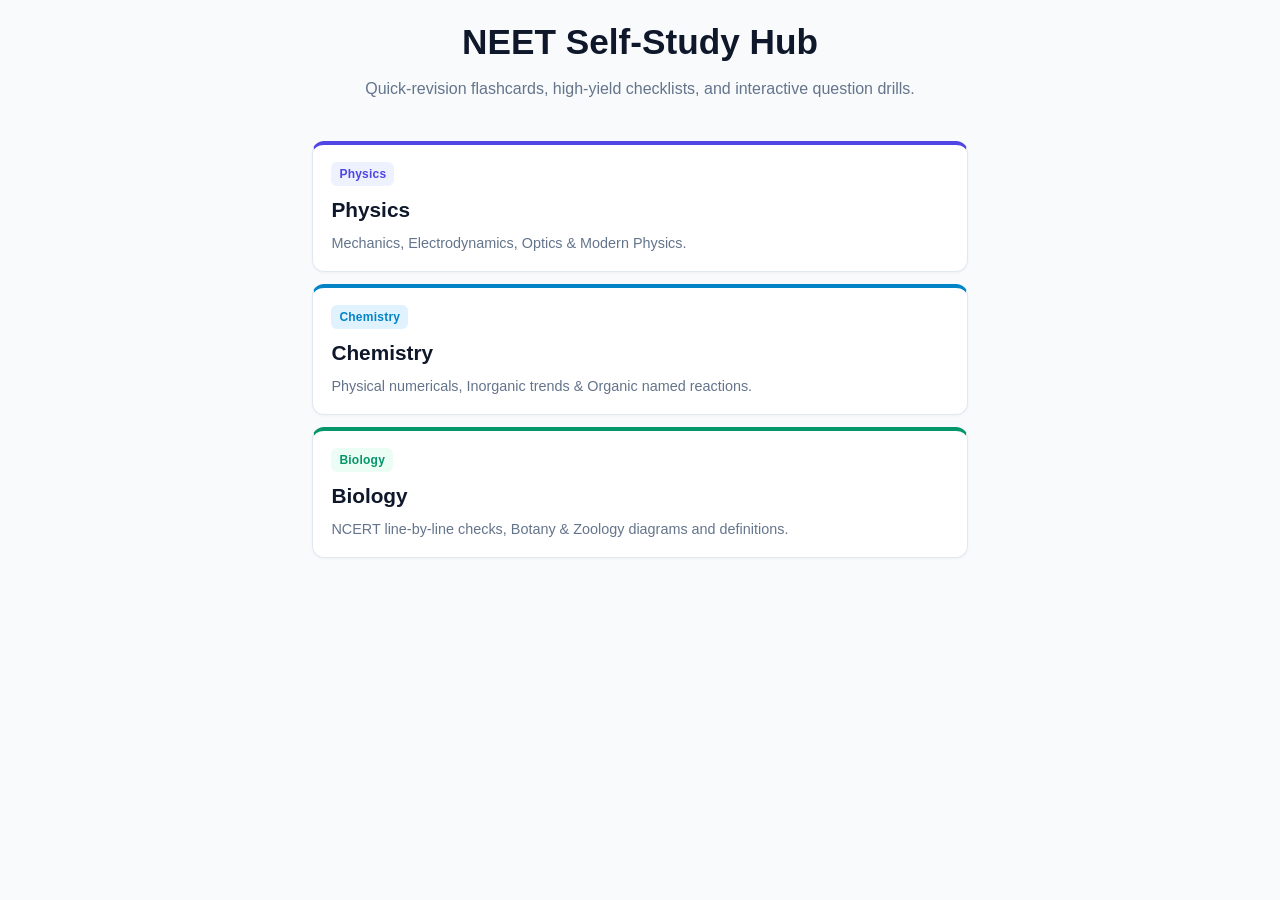
<file: index.html>
<!DOCTYPE html>
<html lang="en">
<head>
  <meta charset="UTF-8">
  <title>NEET Prep Hub</title>
  <link rel="stylesheet" href="assets/css/theme.css">
</head>
<body>

  <header style="margin-bottom: 2.5rem; text-align: center;">
    <h1 style="font-size: 2.2rem; margin-bottom: 0.5rem;">NEET Self-Study Hub</h1>
    <p style="color: var(--text-muted);">Quick-revision flashcards, high-yield checklists, and interactive question drills.</p>
  </header>

  <div class="card-grid">
    <!-- Physics Portal -->
    <a href="physics/index.html" class="card" style="border-top: 4px solid var(--physics-accent);">
      <span class="badge physics">Physics</span>
      <h2 style="font-size: 1.3rem; margin-top: 0.5rem;">Physics</h2>
      <p style="color: var(--text-muted); font-size: 0.9rem; margin-top: 0.5rem;">Mechanics, Electrodynamics, Optics & Modern Physics.</p>
    </a>

    <!-- Chemistry Portal -->
    <a href="chemistry/index.html" class="card" style="border-top: 4px solid var(--chem-accent);">
      <span class="badge chemistry">Chemistry</span>
      <h2 style="font-size: 1.3rem; margin-top: 0.5rem;">Chemistry</h2>
      <p style="color: var(--text-muted); font-size: 0.9rem; margin-top: 0.5rem;">Physical numericals, Inorganic trends & Organic named reactions.</p>
    </a>

    <!-- Biology Portal -->
    <a href="biology/index.html" class="card" style="border-top: 4px solid var(--bio-accent);">
      <span class="badge biology">Biology</span>
      <h2 style="font-size: 1.3rem; margin-top: 0.5rem;">Biology</h2>
      <p style="color: var(--text-muted); font-size: 0.9rem; margin-top: 0.5rem;">NCERT line-by-line checks, Botany & Zoology diagrams and definitions.</p>
    </a>
  </div>

</body>
</html>
</file>
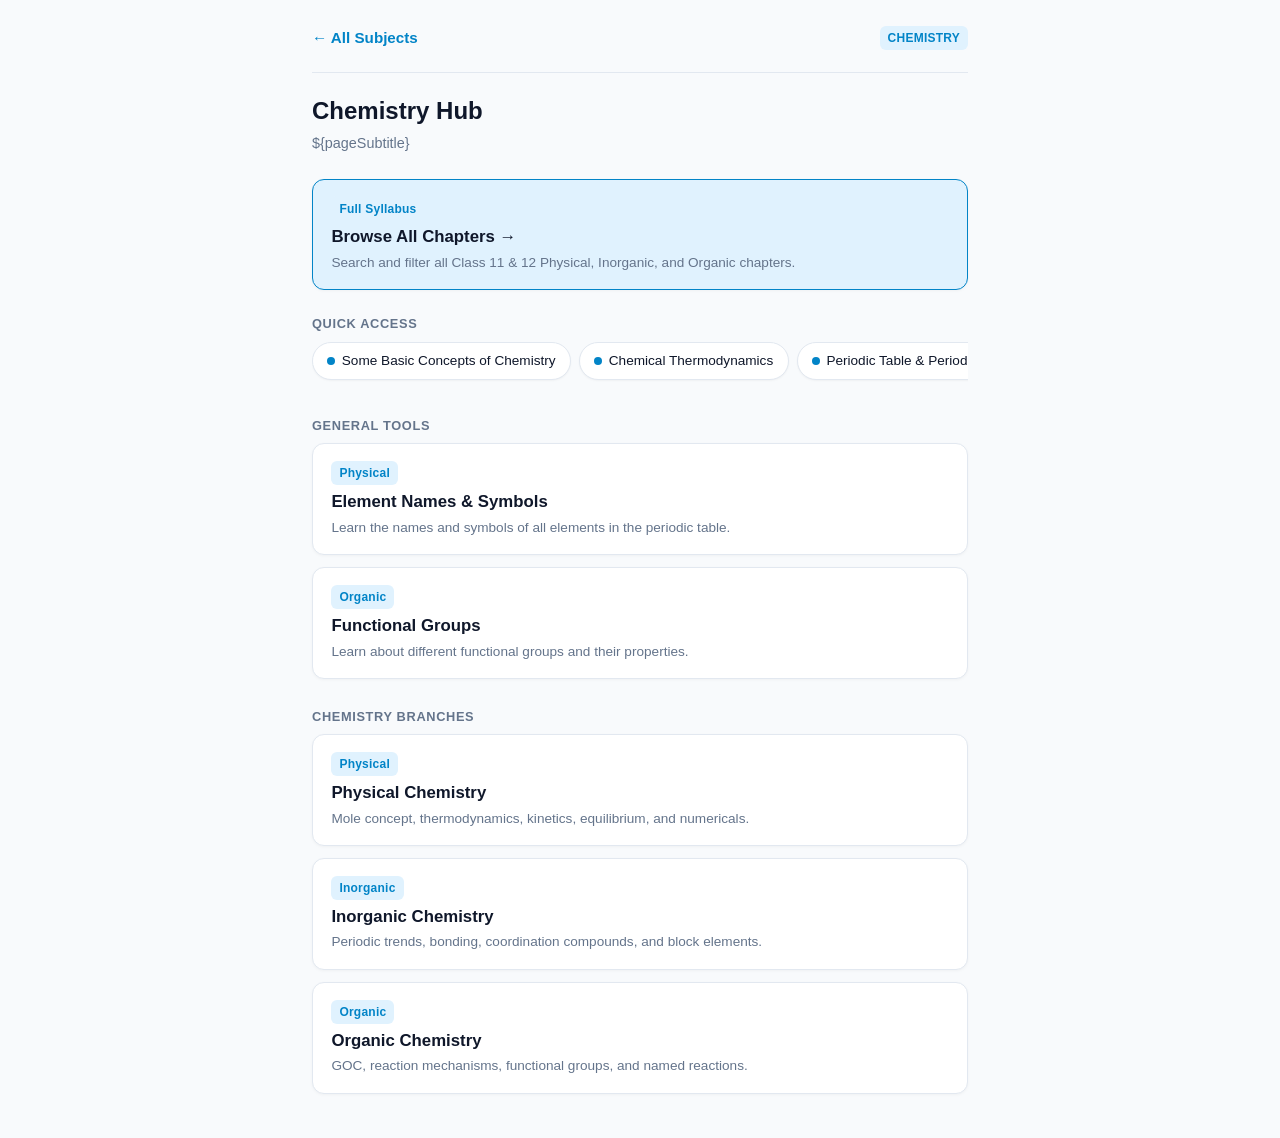
<file: chemistry/index.html>
<!DOCTYPE html>
<html lang="en">
<head>
  <meta charset="UTF-8">
  <meta name="viewport" content="width=device-width, initial-scale=1.0, maximum-scale=1.0, user-scalable=no">
  <title>NEET Chemistry Hub</title>
  <link rel="stylesheet" href="../assets/css/theme.css">
  <script defer src="../assets/js/layout.js"></script>
</head>
<body data-subject="chemistry" data-parent="All Subjects" data-back="../index.html"
      data-title="Chemistry Hub" 
      data-subtitle="Select a branch or general practice drill">

  <!-- Primary Portal: All Chapters Directory -->
  <div style="margin-bottom: 1.5rem;">
    <a href="chapters.html" class="card" style="background-color: var(--chem-bg); border-color: var(--chem-accent);">
      <div style="display: flex; justify-content: space-between; align-items: center;">
        <div>
          <span class="badge chemistry">Full Syllabus</span>
          <h3 style="margin-top: 0.35rem;">Browse All Chapters &rarr;</h3>
          <p>Search and filter all Class 11 & 12 Physical, Inorganic, and Organic chapters.</p>
        </div>
      </div>
    </a>
  </div>

  <!-- Quick Access Section -->
  <div id="quickAccessSection" style="display: none; margin-bottom: 1.5rem;">
    <div class="section-label">Quick Access</div>
    <div class="quick-access-scroll" id="quickAccessContainer"></div>
  </div>

  <div class="section-label">General Tools</div>
  <div class="card-grid" style="margin-bottom: 1.75rem;">
    <a href="chem_element_names.html" class="card">
      <span class="badge chemistry">Physical</span>
      <h3>Element Names & Symbols</h3>
      <p>Learn the names and symbols of all elements in the periodic table.</p>
    </a>
    <a href="chem_functional_group.html" class="card">
      <span class="badge chemistry">Organic</span>
      <h3>Functional Groups</h3>
      <p>Learn about different functional groups and their properties.</p>
    </a>
  </div>

  <!-- Main Chemistry Branches -->
  <div class="section-label">Chemistry Branches</div>
  <div class="card-grid" style="margin-bottom: 1.75rem;">
    <a href="chapters.html?filter=Physical" class="card">
      <span class="badge chemistry">Physical</span>
      <h3>Physical Chemistry</h3>
      <p>Mole concept, thermodynamics, kinetics, equilibrium, and numericals.</p>
    </a>

    <a href="chapters.html?filter=Inorganic" class="card">
      <span class="badge chemistry">Inorganic</span>
      <h3>Inorganic Chemistry</h3>
      <p>Periodic trends, bonding, coordination compounds, and block elements.</p>
    </a>

    <a href="chapters.html?filter=Organic" class="card">
      <span class="badge chemistry">Organic</span>
      <h3>Organic Chemistry</h3>
      <p>GOC, reaction mechanisms, functional groups, and named reactions.</p>
    </a>
  </div>

  <!-- General Practice & Special Tools (Non-chapter specific) -->
  <div id="generalToolsSection" style="margin-bottom: 1.75rem;">
    <div class="section-label">General Practice & Drills</div>
    <div class="card-grid" id="generalToolsContainer"></div>
  </div>

  <script>
    const quickSection = document.getElementById('quickAccessSection');
    const quickContainer = document.getElementById('quickAccessContainer');
    const generalToolsContainer = document.getElementById('generalToolsContainer');

    fetch('data/chapters.json')
      .then(res => res.json())
      .then(data => {
        const chapters = Array.isArray(data) ? data : (data.chapters || []);
        const tools = data.generalTools || [];

        // 1. Render Quick Access Pills
        const pinned = chapters.filter(c => c.quickAccess);
        if (pinned.length > 0) {
          quickSection.style.display = 'block';
          quickContainer.innerHTML = '';
          pinned.forEach(c => {
            const pill = document.createElement('a');
            pill.className = 'quick-pill';
            pill.href = c.link;
            pill.innerHTML = `<span class="quick-dot"></span>${c.title}`;
            quickContainer.appendChild(pill);
          });
        }

        // 2. Render General Tools
        if (tools.length > 0) {
          generalToolsContainer.innerHTML = '';
          tools.forEach(tool => {
            const card = document.createElement('a');
            card.className = 'card';
            card.href = tool.link;
            card.style.borderLeft = "4px solid var(--chem-accent)";
            card.innerHTML = `
              <span class="badge chemistry">${tool.tag}</span>
              <h3>${tool.title}</h3>
              <p>${tool.desc}</p>
            `;
            generalToolsContainer.appendChild(card);
          });
        } else {
          document.getElementById('generalToolsSection').style.display = 'none';
        }
      })
      .catch(() => {
        document.getElementById('generalToolsSection').style.display = 'none';
      });
  </script>
</body>
</html>
</file>
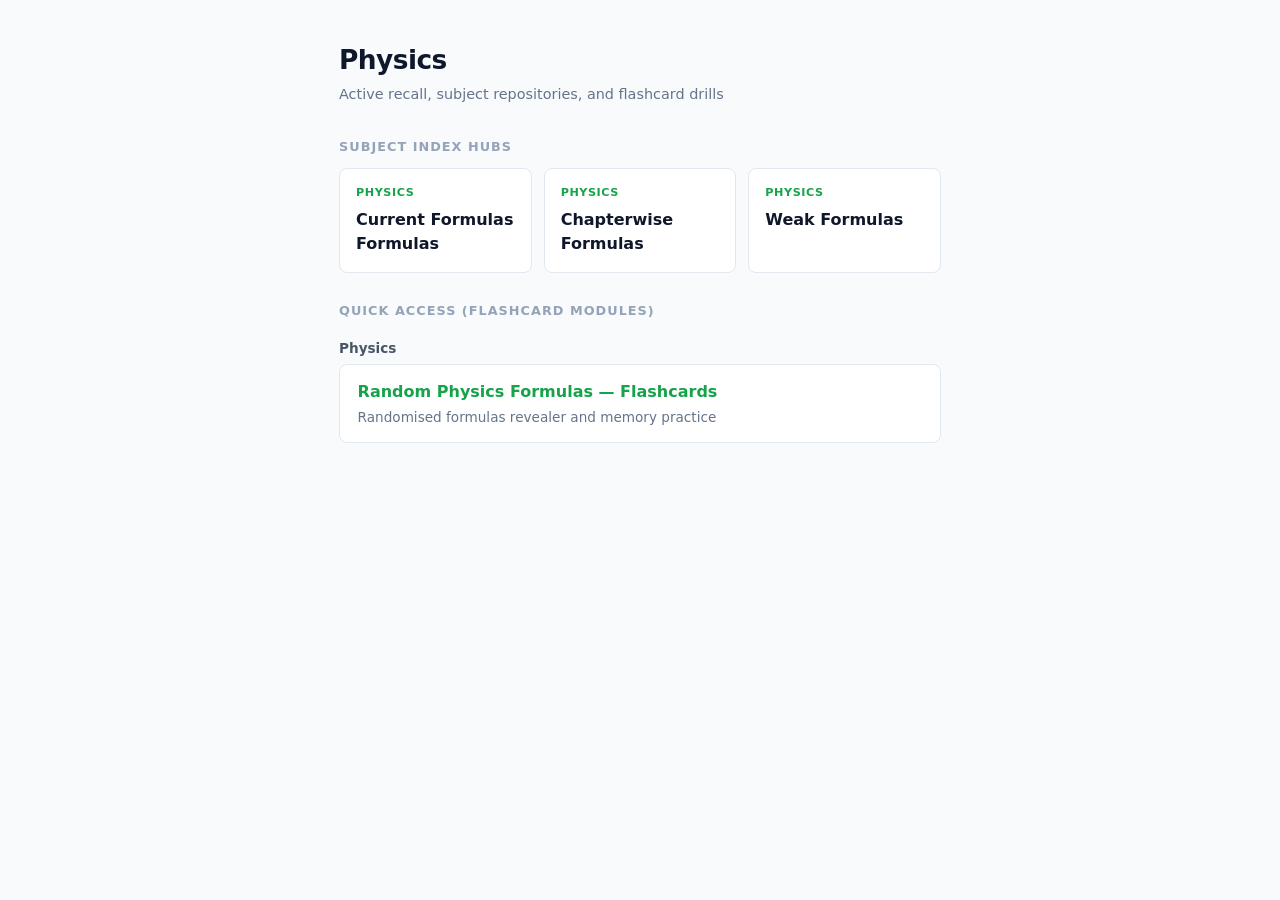
<file: physics/index.html>
<!DOCTYPE html>
<html lang="en">
<head>
  <meta charset="UTF-8">
  <meta name="viewport" content="width=device-width, initial-scale=1.0">
  <title>NEET Practice Hub</title>
  <style>
    * { box-sizing: border-box; margin: 0; padding: 0; }
    body {
      font-family: system-ui, -apple-system, BlinkMacSystemFont, "Segoe UI", Roboto, sans-serif;
      padding: 2.5rem 1.5rem;
      background: #f8fafc;
      color: #1e293b;
      max-width: 650px;
      margin: 0 auto;
      line-height: 1.5;
    }

    header {
      margin-bottom: 2rem;
    }

    h1 {
      font-size: 1.65rem;
      font-weight: 700;
      color: #0f172a;
      letter-spacing: -0.02em;
    }

    .subheading {
      font-size: 0.9rem;
      color: #64748b;
      margin-top: 0.25rem;
    }

    .section-title {
      font-size: 0.8rem;
      text-transform: uppercase;
      letter-spacing: 0.08em;
      font-weight: 700;
      color: #94a3b8;
      margin: 1.75rem 0 0.75rem;
      display: block;
    }

    .category-label {
      font-size: 0.85rem;
      font-weight: 600;
      color: #475569;
      margin: 1.1rem 0 0.4rem;
      display: block;
    }

    /* Grid for Subject Hubs */
    .hub-grid {
      display: grid;
      grid-template-columns: repeat(auto-fit, minmax(180px, 1fr));
      gap: 0.75rem;
      margin-bottom: 0.5rem;
    }

    .hub-card {
      background: #ffffff;
      border: 1px solid #e2e8f0;
      border-radius: 8px;
      padding: 1rem;
      text-decoration: none;
      color: inherit;
      display: flex;
      flex-direction: column;
      gap: 0.35rem;
      transition: all 0.15s ease;
    }

    .hub-card:hover {
      transform: translateY(-2px);
      box-shadow: 0 4px 12px rgba(0, 0, 0, 0.05);
    }

    .hub-physics:hover { border-color: #16a34a; }
    .hub-chemistry:hover { border-color: #2563eb; }
    .hub-biology:hover { border-color: #9333ea; }

    .hub-tag {
      font-size: 0.7rem;
      font-weight: 700;
      text-transform: uppercase;
      letter-spacing: 0.05em;
    }

    .hub-physics .hub-tag { color: #16a34a; }
    .hub-chemistry .hub-tag { color: #2563eb; }
    .hub-biology .hub-tag { color: #9333ea; }

    .hub-title {
      font-size: 1rem;
      font-weight: 600;
      color: #0f172a;
    }

    .hub-desc {
      font-size: 0.8rem;
      color: #64748b;
    }

    /* Flashcard Links */
    .card-list {
      display: flex;
      flex-direction: column;
      gap: 0.65rem;
    }

    .physics-card, .chemistry-card {
      background: white;
      border: 1px solid #e2e8f0;
      border-radius: 8px;
      padding: 0.9rem 1.1rem;
      text-decoration: none;
      color: inherit;
      display: block;
      transition: all 0.15s ease;
    }

    .physics-card:hover {
      transform: translateY(-2px);
      border-color: #16a34a;
      box-shadow: 0 3px 8px rgba(0,0,0,0.04);
    }

    .chemistry-card:hover {
      transform: translateY(-2px);
      border-color: #2563eb;
      box-shadow: 0 3px 8px rgba(0,0,0,0.04);
    }

    .physics-title {
      font-weight: 600;
      color: #16a34a;
    }

    .chemistry-title {
      font-weight: 600;
      color: #2563eb;
    }

    .desc {
      font-size: 0.85rem;
      color: #64748b;
      margin-top: 0.2rem;
    }
  </style>
</head>
<body>

  <header>
    <h1>Physics</h1>
    <div class="subheading">Active recall, subject repositories, and flashcard drills</div>
  </header>

  <!-- SECTION 1: Subject Index Hubs -->
  <span class="section-title">Subject Index Hubs</span>
  <div class="hub-grid">
    <a class="hub-card hub-physics" href="./current-formulas.html">
      <span class="hub-tag">Physics</span>
      <div class="hub-title">Current Formulas Formulas</div>
    </a>
    <a class="hub-card hub-physics" href="./chapterwise-formulas.html">
      <span class="hub-tag">Physics</span>
      <div class="hub-title">Chapterwise Formulas</div>
    </a>
    <a class="hub-card hub-physics" href="./weak-formulas.html">
      <span class="hub-tag">Physics</span>
      <div class="hub-title">Weak Formulas</div>
    </a>
  </div>

  <!-- SECTION 2: Quick Access Flashcards -->
  <span class="section-title">Quick Access (Flashcard Modules)</span>

  <span class="category-label">Physics</span>
  <div class="card-list">
    <a class="physics-card" href="./random-formulas.html">
      <div class="physics-title">Random Physics Formulas — Flashcards</div>
      <div class="desc">Randomised formulas revealer and memory practice</div>
    </a>
  </div>

  

</body>
</html>
</file>
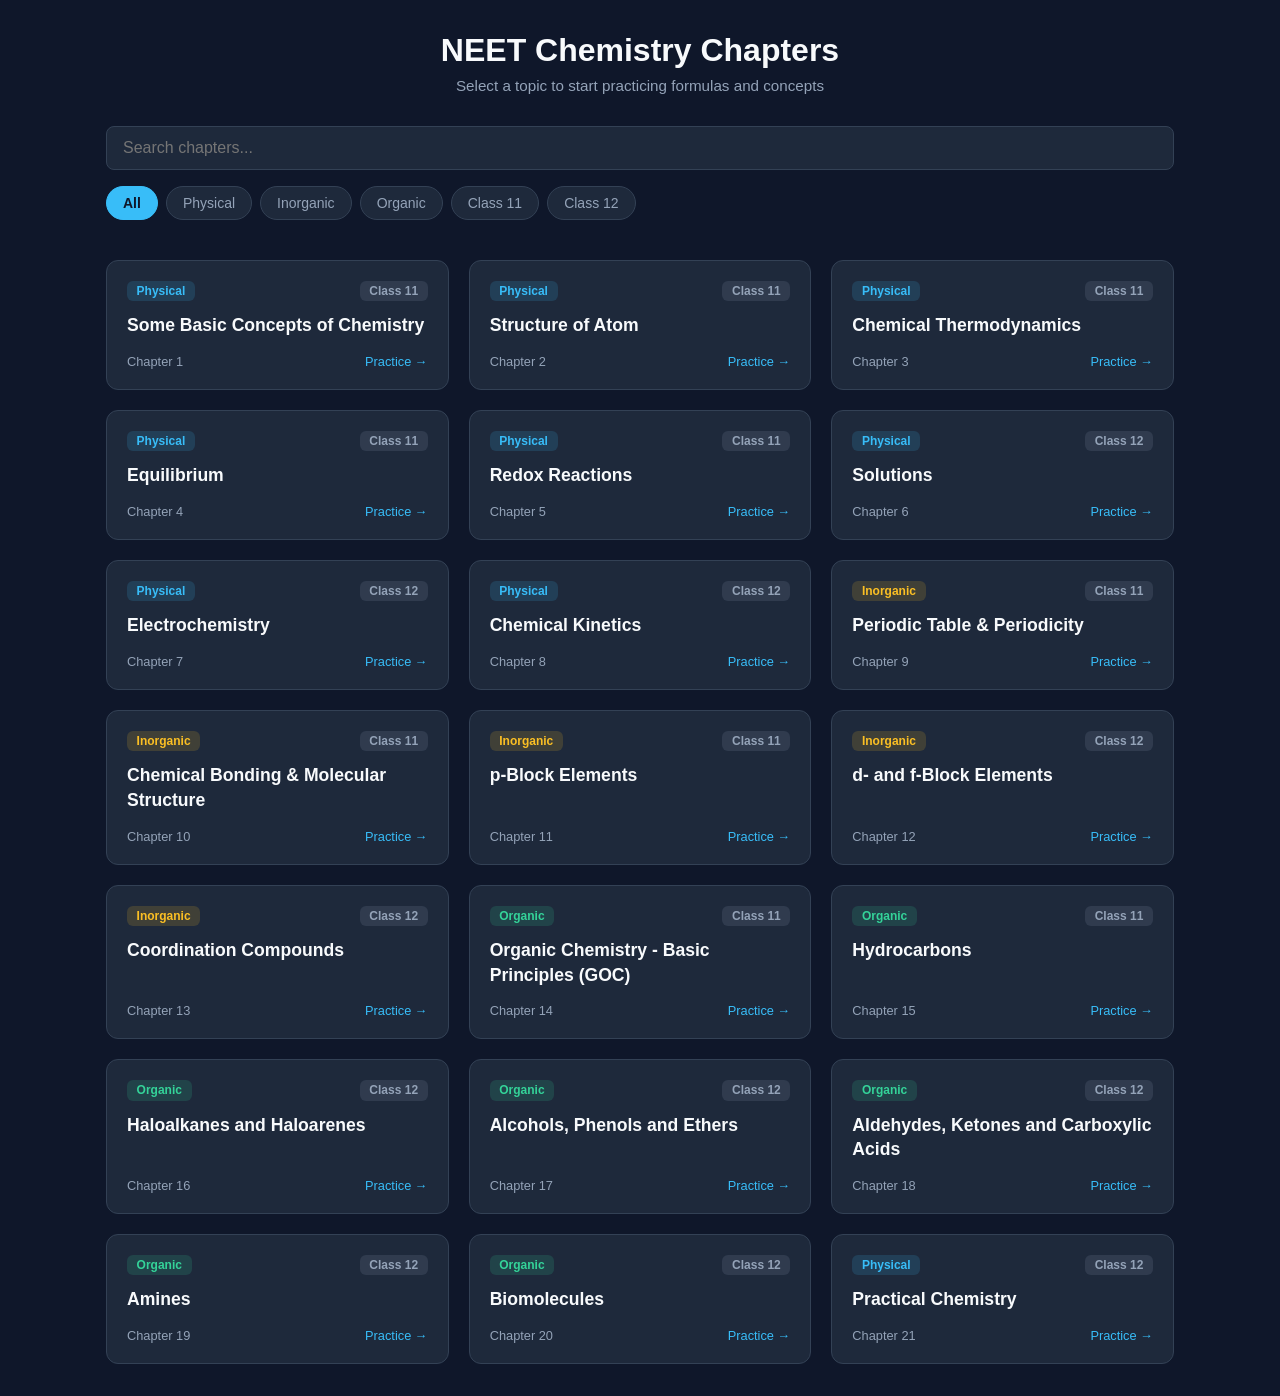
<file: chemistry/chapters/index.html>
<!DOCTYPE html>
<html lang="en">
<head>
  <meta charset="UTF-8">
  <meta name="viewport" content="width=device-width, initial-scale=1.0">
  <title>NEET Chemistry Chapters</title>
  <style>
    :root {
      --bg: #0f172a;
      --card-bg: #1e293b;
      --card-border: #334155;
      --text: #f8fafc;
      --text-muted: #94a3b8;
      --accent: #38bdf8;
      --physical: #38bdf8;
      --inorganic: #fbbf24;
      --organic: #34d399;
    }

    * {
      box-sizing: border-box;
      margin: 0;
      padding: 0;
      font-family: -apple-system, BlinkMacSystemFont, "Segoe UI", Roboto, Helvetica, Arial, sans-serif;
    }

    body {
      background-color: var(--bg);
      color: var(--text);
      padding: 2rem 1rem;
      max-width: 1100px;
      margin: 0 auto;
    }

    header {
      text-align: center;
      margin-bottom: 2rem;
    }

    h1 {
      font-size: 2rem;
      margin-bottom: 0.5rem;
    }

    p.subtitle {
      color: var(--text-muted);
      font-size: 0.95rem;
    }

    .controls {
      display: flex;
      flex-direction: column;
      gap: 1rem;
      margin-bottom: 2rem;
    }

    .search-input {
      width: 100%;
      padding: 0.75rem 1rem;
      border-radius: 8px;
      border: 1px solid var(--card-border);
      background-color: var(--card-bg);
      color: var(--text);
      font-size: 1rem;
      outline: none;
    }

    .search-input:focus {
      border-color: var(--accent);
    }

    .filter-tabs {
      display: flex;
      gap: 0.5rem;
      overflow-x: auto;
      padding-bottom: 0.5rem;
    }

    .tab-btn {
      padding: 0.5rem 1rem;
      border-radius: 9999px;
      border: 1px solid var(--card-border);
      background-color: var(--card-bg);
      color: var(--text-muted);
      cursor: pointer;
      font-size: 0.875rem;
      white-space: nowrap;
      transition: all 0.2s ease;
    }

    .tab-btn.active, .tab-btn:hover {
      background-color: var(--accent);
      color: #0f172a;
      border-color: var(--accent);
      font-weight: 600;
    }

    .chapter-grid {
      display: grid;
      grid-template-columns: repeat(auto-fill, minmax(280px, 1fr));
      gap: 1.25rem;
    }

    .card {
      background-color: var(--card-bg);
      border: 1px solid var(--card-border);
      border-radius: 12px;
      padding: 1.25rem;
      display: flex;
      flex-direction: column;
      justify-content: space-between;
      text-decoration: none;
      color: inherit;
      transition: transform 0.2s ease, border-color 0.2s ease;
    }

    .card:hover {
      transform: translateY(-3px);
      border-color: var(--accent);
    }

    .badges {
      display: flex;
      justify-content: space-between;
      align-items: center;
      margin-bottom: 0.75rem;
    }

    .badge {
      font-size: 0.75rem;
      font-weight: 600;
      padding: 0.2rem 0.6rem;
      border-radius: 6px;
    }

    .badge.physical {
      background-color: rgba(56, 189, 248, 0.15);
      color: var(--physical);
    }

    .badge.inorganic {
      background-color: rgba(251, 191, 36, 0.15);
      color: var(--inorganic);
    }

    .badge.organic {
      background-color: rgba(52, 211, 153, 0.15);
      color: var(--organic);
    }

    .badge.class-tag {
      background-color: rgba(148, 163, 184, 0.15);
      color: var(--text-muted);
    }

    .card h3 {
      font-size: 1.1rem;
      line-height: 1.4;
      margin-bottom: 1rem;
    }

    .card-footer {
      font-size: 0.8rem;
      color: var(--text-muted);
      display: flex;
      justify-content: space-between;
      align-items: center;
    }

    .action-link {
      color: var(--accent);
      font-weight: 500;
    }
  </style>
</head>
<body>

  <header>
    <h1>NEET Chemistry Chapters</h1>
    <p class="subtitle">Select a topic to start practicing formulas and concepts</p>
  </header>

  <section class="controls">
    <input type="text" id="searchInput" class="search-input" placeholder="Search chapters...">
    <div class="filter-tabs">
      <button class="tab-btn active" data-filter="all">All</button>
      <button class="tab-btn" data-filter="Physical">Physical</button>
      <button class="tab-btn" data-filter="Inorganic">Inorganic</button>
      <button class="tab-btn" data-filter="Organic">Organic</button>
      <button class="tab-btn" data-filter="11">Class 11</button>
      <button class="tab-btn" data-filter="12">Class 12</button>
    </div>
  </section>

  <main id="chapterGrid" class="chapter-grid"></main>

  <script>
    const chapters = [
      { id: 1, title: "Some Basic Concepts of Chemistry", type: "Physical", class: "11", link: "../chemistry/chem_element_names.html" },
      { id: 2, title: "Structure of Atom", type: "Physical", class: "11", link: "#" },
      { id: 3, title: "Chemical Thermodynamics", type: "Physical", class: "11", link: "#" },
      { id: 4, title: "Equilibrium", type: "Physical", class: "11", link: "#" },
      { id: 5, title: "Redox Reactions", type: "Physical", class: "11", link: "#" },
      { id: 6, title: "Solutions", type: "Physical", class: "12", link: "#" },
      { id: 7, title: "Electrochemistry", type: "Physical", class: "12", link: "#" },
      { id: 8, title: "Chemical Kinetics", type: "Physical", class: "12", link: "#" },
      { id: 9, title: "Periodic Table & Periodicity", type: "Inorganic", class: "11", link: "../chemistry/chem_element_names.html" },
      { id: 10, title: "Chemical Bonding & Molecular Structure", type: "Inorganic", class: "11", link: "#" },
      { id: 11, title: "p-Block Elements", type: "Inorganic", class: "11", link: "#" },
      { id: 12, title: "d- and f-Block Elements", type: "Inorganic", class: "12", link: "../chemistry/uncomfortable.html" },
      { id: 13, title: "Coordination Compounds", type: "Inorganic", class: "12", link: "#" },
      { id: 14, title: "Organic Chemistry - Basic Principles (GOC)", type: "Organic", class: "11", link: "./some-basics-concepts-of-chemistry/index.html" },
      { id: 15, title: "Hydrocarbons", type: "Organic", class: "11", link: "#" },
      { id: 16, title: "Haloalkanes and Haloarenes", type: "Organic", class: "12", link: "#" },
      { id: 17, title: "Alcohols, Phenols and Ethers", type: "Organic", class: "12", link: "#" },
      { id: 18, title: "Aldehydes, Ketones and Carboxylic Acids", type: "Organic", class: "12", link: "#" },
      { id: 19, title: "Amines", type: "Organic", class: "12", link: "#" },
      { id: 20, title: "Biomolecules", type: "Organic", class: "12", link: "#" },
      { id: 21, title: "Practical Chemistry", type: "Physical", class: "12", link: "#" }
    ];

    const grid = document.getElementById('chapterGrid');
    const searchInput = document.getElementById('searchInput');
    const tabBtns = document.querySelectorAll('.tab-btn');

    let currentFilter = 'all';
    let searchQuery = '';

    function renderChapters() {
      grid.innerHTML = '';

      const filtered = chapters.filter(chap => {
        const matchesSearch = chap.title.toLowerCase().includes(searchQuery.toLowerCase());
        const matchesFilter = currentFilter === 'all' 
          || chap.type === currentFilter 
          || chap.class === currentFilter;

        return matchesSearch && matchesFilter;
      });

      if (filtered.length === 0) {
        grid.innerHTML = '<p style="grid-column: 1/-1; text-align: center; color: var(--text-muted);">No chapters found.</p>';
        return;
      }

      filtered.forEach(chap => {
        const card = document.createElement('a');
        card.className = 'card';
        card.href = chap.link;

        card.innerHTML = `
          <div>
            <div class="badges">
              <span class="badge ${chap.type.toLowerCase()}">${chap.type}</span>
              <span class="badge class-tag">Class ${chap.class}</span>
            </div>
            <h3>${chap.title}</h3>
          </div>
          <div class="card-footer">
            <span>Chapter ${chap.id}</span>
            <span class="action-link">Practice &rarr;</span>
          </div>
        `;
        grid.appendChild(card);
      });
    }

    searchInput.addEventListener('input', (e) => {
      searchQuery = e.target.value;
      renderChapters();
    });

    tabBtns.forEach(btn => {
      btn.addEventListener('click', () => {
        tabBtns.forEach(b => b.classList.remove('active'));
        btn.classList.add('active');
        currentFilter = btn.dataset.filter;
        renderChapters();
      });
    });

    renderChapters();
  </script>
</body>
</html>
</file>
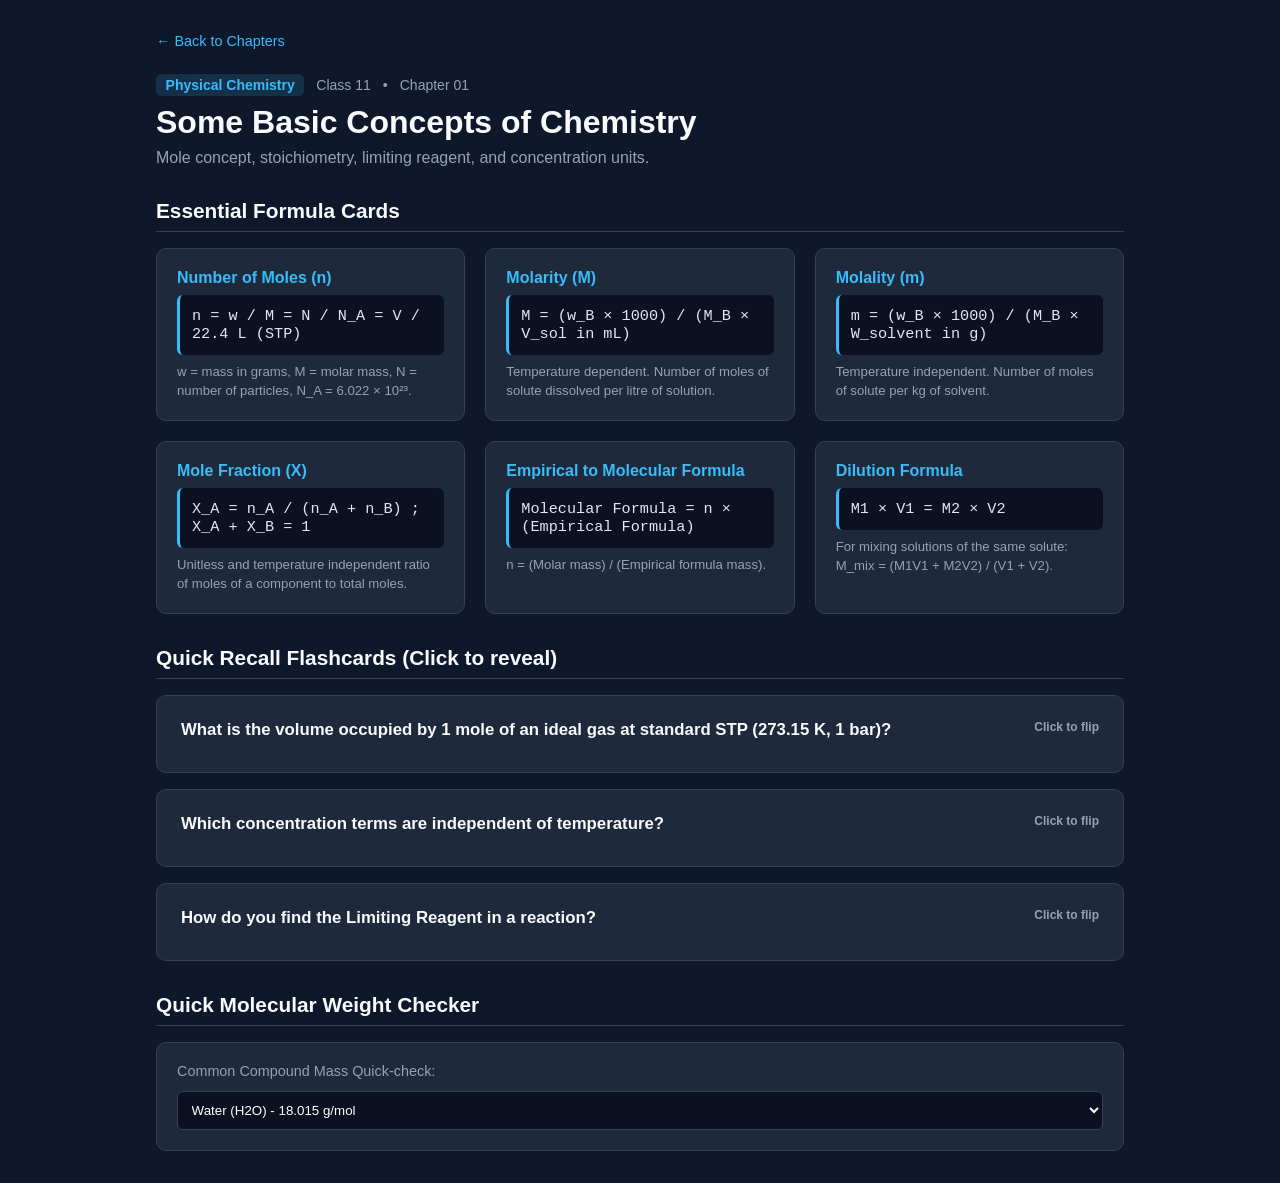
<file: chemistry/chapters/some-basics-concepts-of-chemistry/index.html>
<!DOCTYPE html>
<html lang="en">
<head>
  <meta charset="UTF-8">
  <meta name="viewport" content="width=device-width, initial-scale=1.0">
  <title>Some Basic Concepts of Chemistry | NEET Practice</title>
  <style>
    :root {
      --bg: #0f172a;
      --card-bg: #1e293b;
      --card-border: #334155;
      --text: #f8fafc;
      --text-muted: #94a3b8;
      --accent: #38bdf8;
      --badge-bg: rgba(56, 189, 248, 0.15);
      --success: #34d399;
    }

    * {
      box-sizing: border-box;
      margin: 0;
      padding: 0;
      font-family: -apple-system, BlinkMacSystemFont, "Segoe UI", Roboto, Helvetica, Arial, sans-serif;
    }

    body {
      background-color: var(--bg);
      color: var(--text);
      padding: 2rem 1rem;
      max-width: 1000px;
      margin: 0 auto;
    }

    .nav-bar {
      margin-bottom: 1.5rem;
    }

    .nav-bar a {
      color: var(--accent);
      text-decoration: none;
      font-size: 0.9rem;
      font-weight: 500;
    }

    header {
      margin-bottom: 2rem;
    }

    h1 {
      font-size: 2rem;
      margin-bottom: 0.5rem;
    }

    .meta {
      display: flex;
      gap: 0.75rem;
      align-items: center;
      color: var(--text-muted);
      font-size: 0.875rem;
    }

    .badge {
      background: var(--badge-bg);
      color: var(--accent);
      padding: 0.2rem 0.6rem;
      border-radius: 6px;
      font-weight: 600;
    }

    .section-title {
      font-size: 1.3rem;
      margin: 2rem 0 1rem;
      border-bottom: 1px solid var(--card-border);
      padding-bottom: 0.5rem;
    }

    /* Formula Grid */
    .formula-grid {
      display: grid;
      grid-template-columns: repeat(auto-fill, minmax(280px, 1fr));
      gap: 1.25rem;
    }

    .formula-card {
      background-color: var(--card-bg);
      border: 1px solid var(--card-border);
      border-radius: 10px;
      padding: 1.25rem;
    }

    .formula-card h3 {
      font-size: 1rem;
      color: var(--accent);
      margin-bottom: 0.5rem;
    }

    .formula-box {
      background-color: #0b1120;
      padding: 0.75rem;
      border-radius: 6px;
      font-family: "Courier New", Courier, monospace;
      font-size: 0.95rem;
      margin-bottom: 0.5rem;
      color: #e2e8f0;
      border-left: 3px solid var(--accent);
    }

    .formula-card p {
      font-size: 0.825rem;
      color: var(--text-muted);
      line-height: 1.4;
    }

    /* Flashcard Section */
    .flashcard {
      background-color: var(--card-bg);
      border: 1px solid var(--card-border);
      border-radius: 10px;
      padding: 1.5rem;
      cursor: pointer;
      margin-bottom: 1rem;
      transition: border-color 0.2s ease;
    }

    .flashcard:hover {
      border-color: var(--accent);
    }

    .flashcard .q {
      font-weight: 600;
      font-size: 1.05rem;
      margin-bottom: 0.5rem;
      display: flex;
      justify-content: space-between;
    }

    .flashcard .hint {
      font-size: 0.75rem;
      color: var(--text-muted);
    }

    .flashcard .ans {
      display: none;
      padding-top: 0.75rem;
      border-top: 1px dashed var(--card-border);
      color: var(--success);
      font-size: 0.95rem;
      line-height: 1.5;
    }

    .flashcard.revealed .ans {
      display: block;
    }

    /* Quick Tool */
    .tool-box {
      background-color: var(--card-bg);
      border: 1px solid var(--card-border);
      border-radius: 10px;
      padding: 1.25rem;
      display: flex;
      flex-direction: column;
      gap: 0.75rem;
    }

    .tool-box input {
      padding: 0.65rem 0.85rem;
      border-radius: 6px;
      border: 1px solid var(--card-border);
      background-color: #0b1120;
      color: var(--text);
      outline: none;
    }

    .tool-box input:focus {
      border-color: var(--accent);
    }
  </style>
</head>
<body>

  <div class="nav-bar">
    <a href="../index.html">&larr; Back to Chapters</a>
  </div>

  <header>
    <div class="meta">
      <span class="badge">Physical Chemistry</span>
      <span>Class 11</span>
      <span>•</span>
      <span>Chapter 01</span>
    </div>
    <h1 style="margin-top: 0.5rem;">Some Basic Concepts of Chemistry</h1>
    <p style="color: var(--text-muted);">Mole concept, stoichiometry, limiting reagent, and concentration units.</p>
  </header>

  <h2 class="section-title">Essential Formula Cards</h2>
  <div class="formula-grid">
    <div class="formula-card">
      <h3>Number of Moles (n)</h3>
      <div class="formula-box">n = w / M = N / N_A = V / 22.4 L (STP)</div>
      <p>w = mass in grams, M = molar mass, N = number of particles, N_A = 6.022 × 10²³.</p>
    </div>

    <div class="formula-card">
      <h3>Molarity (M)</h3>
      <div class="formula-box">M = (w_B × 1000) / (M_B × V_sol in mL)</div>
      <p>Temperature dependent. Number of moles of solute dissolved per litre of solution.</p>
    </div>

    <div class="formula-card">
      <h3>Molality (m)</h3>
      <div class="formula-box">m = (w_B × 1000) / (M_B × W_solvent in g)</div>
      <p>Temperature independent. Number of moles of solute per kg of solvent.</p>
    </div>

    <div class="formula-card">
      <h3>Mole Fraction (X)</h3>
      <div class="formula-box">X_A = n_A / (n_A + n_B) ; X_A + X_B = 1</div>
      <p>Unitless and temperature independent ratio of moles of a component to total moles.</p>
    </div>

    <div class="formula-card">
      <h3>Empirical to Molecular Formula</h3>
      <div class="formula-box">Molecular Formula = n × (Empirical Formula)</div>
      <p>n = (Molar mass) / (Empirical formula mass).</p>
    </div>

    <div class="formula-card">
      <h3>Dilution Formula</h3>
      <div class="formula-box">M1 × V1 = M2 × V2</div>
      <p>For mixing solutions of the same solute: M_mix = (M1V1 + M2V2) / (V1 + V2).</p>
    </div>
  </div>

  <h2 class="section-title">Quick Recall Flashcards (Click to reveal)</h2>
  
  <div class="flashcard" onclick="this.classList.toggle('revealed')">
    <div class="q">
      <span>What is the volume occupied by 1 mole of an ideal gas at standard STP (273.15 K, 1 bar)?</span>
      <span class="hint">Click to flip</span>
    </div>
    <div class="ans">
      <strong>22.7 L</strong> (Under older convention at 1 atm it was 22.4 L).
    </div>
  </div>

  <div class="flashcard" onclick="this.classList.toggle('revealed')">
    <div class="q">
      <span>Which concentration terms are independent of temperature?</span>
      <span class="hint">Click to flip</span>
    </div>
    <div class="ans">
      <strong>Molality (m)</strong>, <strong>Mole fraction (X)</strong>, and <strong>Mass percentage (% w/w)</strong> (because mass does not depend on temperature).
    </div>
  </div>

  <div class="flashcard" onclick="this.classList.toggle('revealed')">
    <div class="q">
      <span>How do you find the Limiting Reagent in a reaction?</span>
      <span class="hint">Click to flip</span>
    </div>
    <div class="ans">
      Divide given moles of each reactant by its stoichiometric coefficient in the balanced equation: <code>(Moles / Stoichiometric Coefficient)</code>. The smallest value represents the limiting reagent.
    </div>
  </div>

  <h2 class="section-title">Quick Molecular Weight Checker</h2>
  <div class="tool-box">
    <label for="molInput" style="font-size: 0.9rem; color: var(--text-muted);">Common Compound Mass Quick-check:</label>
    <select id="molSelect" style="padding: 0.6rem; border-radius: 6px; background-color: #0b1120; color: #fff; border: 1px solid var(--card-border);">
      <option value="18.015">Water (H2O) - 18.015 g/mol</option>
      <option value="44.01">Carbon Dioxide (CO2) - 44.01 g/mol</option>
      <option value="98.07">Sulfuric Acid (H2SO4) - 98.07 g/mol</option>
      <option value="58.44">Sodium Chloride (NaCl) - 58.44 g/mol</option>
      <option value="180.16">Glucose (C6H12O6) - 180.16 g/mol</option>
      <option value="60.06">Urea (NH2CONH2) - 60.06 g/mol</option>
    </select>
  </div>

</body>
</html>
</file>
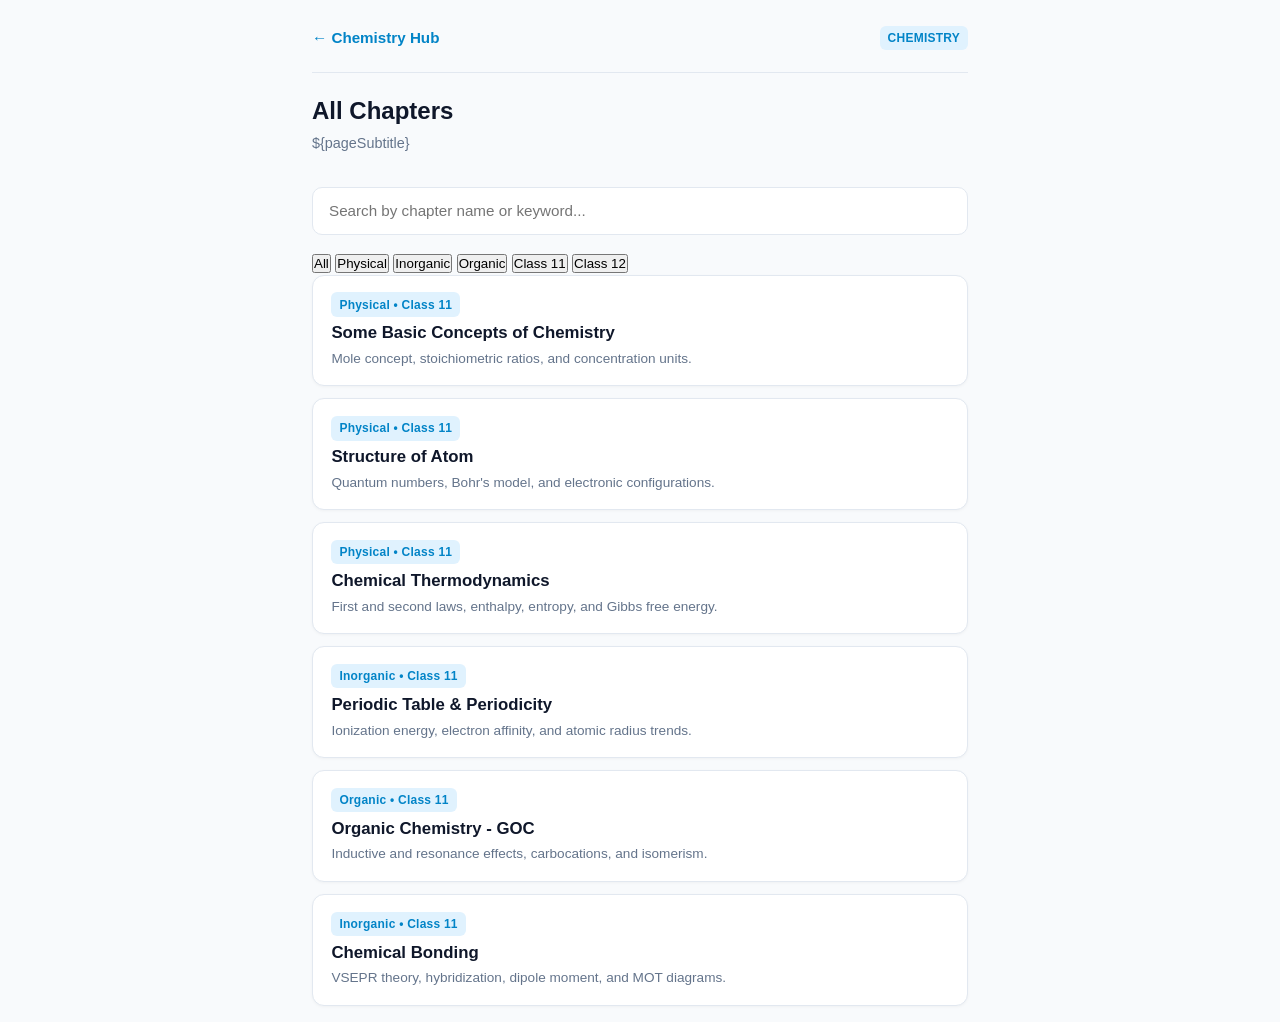
<file: chemistry/chapters.html>
<!DOCTYPE html>
<html lang="en">
<head>
  <meta charset="UTF-8">
  <meta name="viewport" content="width=device-width, initial-scale=1.0, maximum-scale=1.0, user-scalable=no">
  <title>All Chemistry Chapters</title>
  <link rel="stylesheet" href="../assets/css/theme.css">
  <script defer src="../assets/js/layout.js"></script>
</head>
<body data-subject="chemistry" data-parent="Chemistry Hub" data-back="index.html"
      data-title="All Chapters" 
      data-subtitle="Search and select a chapter to review">

  <!-- Search Input -->
  <input type="text" id="chapterSearch" class="quiz-option" 
         style="margin-bottom: 1rem; cursor: text;" 
         placeholder="Search by chapter name or keyword...">

  <!-- Filter Pills -->
  <div class="filter-bar">
    <button class="filter-btn active" data-filter="all">All</button>
    <button class="filter-btn" data-filter="Physical">Physical</button>
    <button class="filter-btn" data-filter="Inorganic">Inorganic</button>
    <button class="filter-btn" data-filter="Organic">Organic</button>
    <button class="filter-btn" data-filter="11">Class 11</button>
    <button class="filter-btn" data-filter="12">Class 12</button>
  </div>

  <!-- Full Chapter List -->
  <div class="card-grid" id="chapterContainer">
    <p style="color: var(--text-muted); font-size: 0.9rem;">Loading chapters...</p>
  </div>

  <script>
    let chapterList = [];
    let currentFilter = 'all';
    let searchQuery = '';

    const container = document.getElementById('chapterContainer');
    const searchInput = document.getElementById('chapterSearch');
    const filterBtns = document.querySelectorAll('.filter-btn');

    // Read ?filter= from URL if arriving from a branch card on index.html
    const urlParams = new URLSearchParams(window.location.search);
    const initialFilter = urlParams.get('filter');
    if (initialFilter) {
      currentFilter = initialFilter;
      filterBtns.forEach(b => {
        b.classList.toggle('active', b.dataset.filter === initialFilter);
      });
    }

    fetch('data/chapters.json')
      .then(res => res.json())
      .then(data => {
        chapterList = Array.isArray(data) ? data : (data.chapters || []);
        render();
      })
      .catch(() => {
        container.innerHTML = '<p style="color: var(--wrong-text);">Failed to load data/chapters.json</p>';
      });

    function render() {
      container.innerHTML = '';

      const filtered = chapterList.filter(item => {
        const matchesSearch = item.title.toLowerCase().includes(searchQuery) ||
                              item.desc.toLowerCase().includes(searchQuery) ||
                              item.category.toLowerCase().includes(searchQuery);

        const matchesFilter = currentFilter === 'all' || 
                              item.category === currentFilter || 
                              item.class === currentFilter;

        return matchesSearch && matchesFilter;
      });

      if (filtered.length === 0) {
        container.innerHTML = '<p style="color: var(--text-muted); font-size: 0.9rem;">No matching chapters found.</p>';
        return;
      }

      filtered.forEach(item => {
        const card = document.createElement('a');
        card.className = 'card';
        card.href = item.link;
        card.innerHTML = `
          <span class="badge chemistry">${item.category} • Class ${item.class}</span>
          <h3>${item.title}</h3>
          <p>${item.desc}</p>
        `;
        container.appendChild(card);
      });
    }

    // Live search listener
    searchInput.addEventListener('input', (e) => {
      searchQuery = e.target.value.toLowerCase().trim();
      render();
    });

    // Filter chip listeners
    filterBtns.forEach(btn => {
      btn.addEventListener('click', () => {
        filterBtns.forEach(b => b.classList.remove('active'));
        btn.classList.add('active');
        currentFilter = btn.dataset.filter;
        render();
      });
    });
  </script>
</body>
</html>
</file>
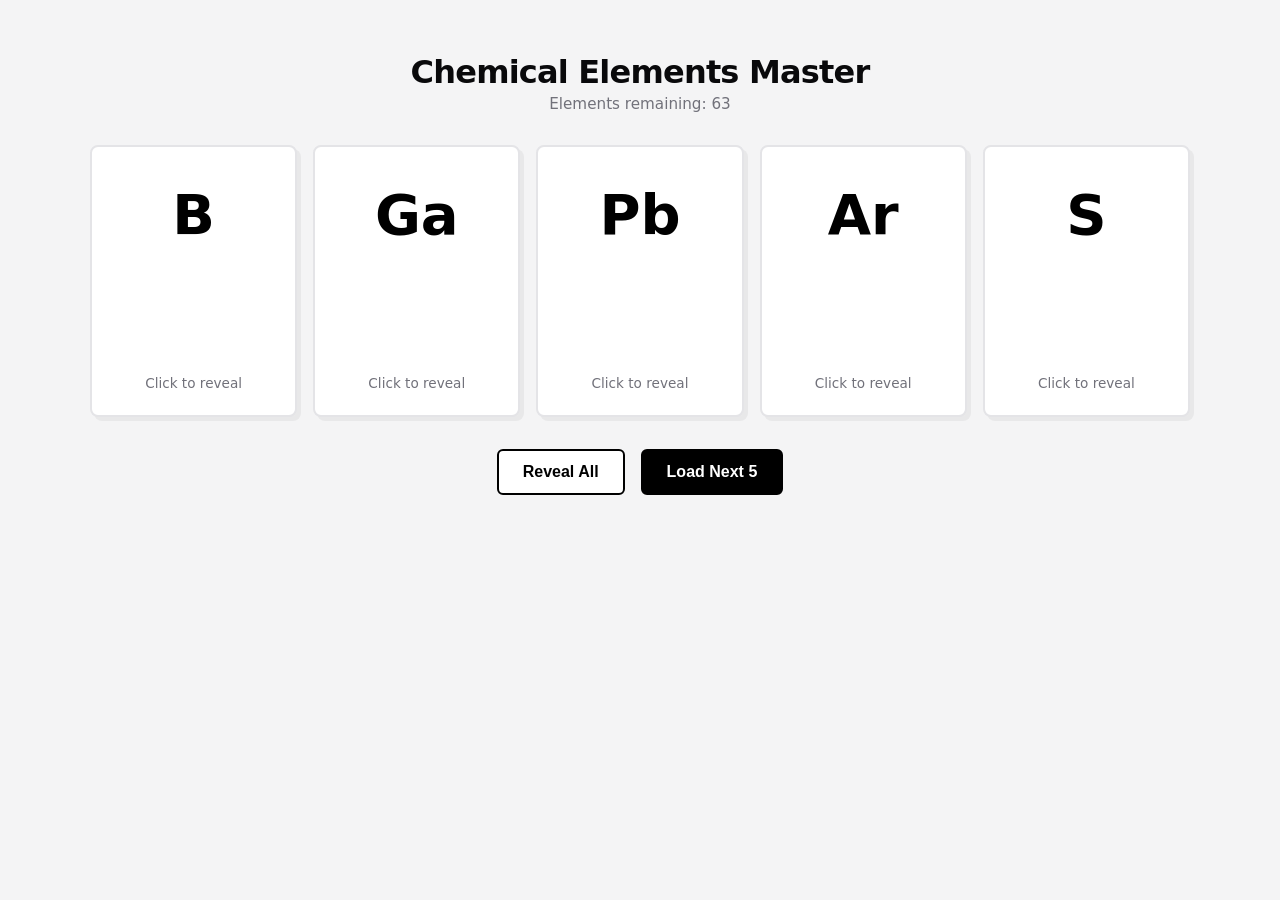
<file: chemistry/chem_element_names.html>
<!DOCTYPE html>
<html lang="en">
<head>
  <meta charset="UTF-8">
  <meta name="viewport" content="width=device-width, initial-scale=1.0">
  <title>Advanced Element Flashcards</title>
  <style>
    :root {
      --bg: #f4f4f5;
      --card-bg: #ffffff;
      --text-main: #09090b;
      --text-muted: #71717a;
      --accent: #000000;
      --border: #e4e4e7;
    }

    body {
      font-family: ui-sans-serif, system-ui, -apple-system, sans-serif;
      background-color: var(--bg);
      color: var(--text-main);
      display: flex;
      flex-direction: column;
      align-items: center;
      padding: 2rem;
      margin: 0;
    }

    h1 {
      margin-bottom: 0.25rem;
      font-weight: 800;
      letter-spacing: -0.025em;
    }

    .status {
      margin-bottom: 2rem;
      color: var(--text-muted);
      font-weight: 500;
      font-size: 0.95rem;
    }

    /* Grid for the 5 elements */
    .grid {
      display: grid;
      grid-template-columns: repeat(auto-fit, minmax(200px, 1fr));
      gap: 1rem;
      width: 100%;
      max-width: 1100px;
      margin-bottom: 2rem;
    }

    /* Minimalist High-Contrast Card */
    .card {
      background: var(--card-bg);
      border-radius: 8px;
      padding: 1.5rem;
      text-align: center;
      border: 2px solid var(--border);
      display: flex;
      flex-direction: column;
      align-items: center;
      min-height: 220px;
      cursor: pointer;
      transition: all 0.2s ease-in-out;
      box-shadow: 4px 4px 0px 0px rgba(0,0,0,0.05);
    }

    .card:hover {
      border-color: var(--accent);
      transform: translateY(-2px);
      box-shadow: 4px 4px 0px 0px rgba(0,0,0,0.9);
    }

    .symbol {
      font-size: 3.5rem;
      font-weight: 900;
      color: var(--accent);
      margin-top: 1rem;
      margin-bottom: 1rem;
      line-height: 1;
    }

    /* Hidden Details Section */
    .details {
      display: none;
      width: 100%;
      border-top: 1px dashed var(--border);
      padding-top: 1rem;
      margin-top: auto;
    }

    .name {
      font-size: 1.25rem;
      font-weight: 700;
      margin-bottom: 0.5rem;
    }

    .prop {
      font-size: 0.85rem;
      color: var(--text-muted);
      margin-bottom: 0.25rem;
    }

    .prop span {
      color: var(--text-main);
      font-weight: 600;
    }

    .ec {
      margin-top: 0.5rem;
      font-size: 0.95rem;
      color: var(--accent);
    }

    .hint {
      font-size: 0.85rem;
      color: var(--text-muted);
      margin-top: auto;
      font-weight: 500;
    }

    /* Controls Container */
    .controls {
      display: flex;
      gap: 1rem;
      flex-wrap: wrap;
      justify-content: center;
    }

    button {
      background-color: var(--accent);
      color: white;
      border: 2px solid var(--accent);
      padding: 0.75rem 1.5rem;
      border-radius: 6px;
      cursor: pointer;
      font-weight: 700;
      font-size: 1rem;
      transition: all 0.2s;
    }

    button:hover:not(:disabled) {
      background-color: transparent;
      color: var(--accent);
    }

    button:disabled {
      background-color: var(--border);
      border-color: var(--border);
      color: #a1a1aa;
      cursor: not-allowed;
    }

    #reveal-all-btn {
      background-color: white;
      color: var(--accent);
    }

    #reveal-all-btn:hover:not(:disabled) {
      background-color: var(--bg);
    }
  </style>
</head>
<body>

  <h1>Chemical Elements Master</h1>
  <div class="status" id="status-text">Elements remaining: 0</div>

  <div class="grid" id="card-container">
    <!-- Cards will be injected here -->
  </div>

  <div class="controls">
    <button id="reveal-all-btn" onclick="revealAllNames()">Reveal All</button>
    <button id="next-btn" onclick="loadNextChunk()">Load Next 5</button>
  </div>

  <script>
    // Fully enriched array with Z (Atomic Number), G (Group), P (Period), and EC (Electronic Config)
    // Lanthanides & Actinides are assigned Group 3 as per standard IUPAC format.
    const originalElements = [
        { s: "H", n: "Hydrogen", z: 1, g: 1, p: 1, ec: "1s¹" },
        { s: "He", n: "Helium", z: 2, g: 18, p: 1, ec: "1s²" },
        { s: "Li", n: "Lithium", z: 3, g: 1, p: 2, ec: "[He] 2s¹" },
        { s: "Be", n: "Beryllium", z: 4, g: 2, p: 2, ec: "[He] 2s²" },
        { s: "B", n: "Boron", z: 5, g: 13, p: 2, ec: "[He] 2s² 2p¹" },
        { s: "C", n: "Carbon", z: 6, g: 14, p: 2, ec: "[He] 2s² 2p²" },
        { s: "N", n: "Nitrogen", z: 7, g: 15, p: 2, ec: "[He] 2s² 2p³" },
        { s: "O", n: "Oxygen", z: 8, g: 16, p: 2, ec: "[He] 2s² 2p⁴" },
        { s: "F", n: "Fluorine", z: 9, g: 17, p: 2, ec: "[He] 2s² 2p⁵" },
        { s: "Ne", n: "Neon", z: 10, g: 18, p: 2, ec: "[He] 2s² 2p⁶" },
        { s: "Na", n: "Sodium", z: 11, g: 1, p: 3, ec: "[Ne] 3s¹" },
        { s: "Mg", n: "Magnesium", z: 12, g: 2, p: 3, ec: "[Ne] 3s²" },
        { s: "Al", n: "Aluminium", z: 13, g: 13, p: 3, ec: "[Ne] 3s² 3p¹" },
        { s: "Si", n: "Silicon", z: 14, g: 14, p: 3, ec: "[Ne] 3s² 3p²" },
        { s: "P", n: "Phosphorus", z: 15, g: 15, p: 3, ec: "[Ne] 3s² 3p³" },
        { s: "S", n: "Sulfur", z: 16, g: 16, p: 3, ec: "[Ne] 3s² 3p⁴" },
        { s: "Cl", n: "Chlorine", z: 17, g: 17, p: 3, ec: "[Ne] 3s² 3p⁵" },
        { s: "Ar", n: "Argon", z: 18, g: 18, p: 3, ec: "[Ne] 3s² 3p⁶" },
        { s: "K", n: "Potassium", z: 19, g: 1, p: 4, ec: "[Ar] 4s¹" },
        { s: "Ca", n: "Calcium", z: 20, g: 2, p: 4, ec: "[Ar] 4s²" },
        { s: "Sc", n: "Scandium", z: 21, g: 3, p: 4, ec: "[Ar] 3d¹ 4s²" },
        { s: "Ti", n: "Titanium", z: 22, g: 4, p: 4, ec: "[Ar] 3d² 4s²" },
        { s: "V", n: "Vanadium", z: 23, g: 5, p: 4, ec: "[Ar] 3d³ 4s²" },
        { s: "Cr", n: "Chromium", z: 24, g: 6, p: 4, ec: "[Ar] 3d⁵ 4s¹" }, // Exception
        { s: "Mn", n: "Manganese", z: 25, g: 7, p: 4, ec: "[Ar] 3d⁵ 4s²" },
        { s: "Fe", n: "Iron", z: 26, g: 8, p: 4, ec: "[Ar] 3d⁶ 4s²" },
        { s: "Co", n: "Cobalt", z: 27, g: 9, p: 4, ec: "[Ar] 3d⁷ 4s²" },
        { s: "Ni", n: "Nickel", z: 28, g: 10, p: 4, ec: "[Ar] 3d⁸ 4s²" },
        { s: "Cu", n: "Copper", z: 29, g: 11, p: 4, ec: "[Ar] 3d¹⁰ 4s¹" }, // Exception
        { s: "Zn", n: "Zinc", z: 30, g: 12, p: 4, ec: "[Ar] 3d¹⁰ 4s²" },
        { s: "Ga", n: "Gallium", z: 31, g: 13, p: 4, ec: "[Ar] 3d¹⁰ 4s² 4p¹" },
        { s: "Ge", n: "Germanium", z: 32, g: 14, p: 4, ec: "[Ar] 3d¹⁰ 4s² 4p²" },
        { s: "As", n: "Arsenic", z: 33, g: 15, p: 4, ec: "[Ar] 3d¹⁰ 4s² 4p³" },
        { s: "Se", n: "Selenium", z: 34, g: 16, p: 4, ec: "[Ar] 3d¹⁰ 4s² 4p⁴" },
        { s: "Br", n: "Bromine", z: 35, g: 17, p: 4, ec: "[Ar] 3d¹⁰ 4s² 4p⁵" },
        { s: "Kr", n: "Krypton", z: 36, g: 18, p: 4, ec: "[Ar] 3d¹⁰ 4s² 4p⁶" },
        { s: "Rb", n: "Rubidium", z: 37, g: 1, p: 5, ec: "[Kr] 5s¹" },
        { s: "Sr", n: "Strontium", z: 38, g: 2, p: 5, ec: "[Kr] 5s²" },
        { s: "Zr", n: "Zirconium", z: 40, g: 4, p: 5, ec: "[Kr] 4d² 5s²" },
        { s: "Nb", n: "Niobium", z: 41, g: 5, p: 5, ec: "[Kr] 4d⁴ 5s¹" }, // Exception
        { s: "Mo", n: "Molybdenum", z: 42, g: 6, p: 5, ec: "[Kr] 4d⁵ 5s¹" }, // Exception
        { s: "Pd", n: "Palladium", z: 46, g: 10, p: 5, ec: "[Kr] 4d¹⁰" }, // Exception
        { s: "Ag", n: "Silver", z: 47, g: 11, p: 5, ec: "[Kr] 4d¹⁰ 5s¹" }, // Exception
        { s: "Cd", n: "Cadmium", z: 48, g: 12, p: 5, ec: "[Kr] 4d¹⁰ 5s²" },
        { s: "In", n: "Indium", z: 49, g: 13, p: 5, ec: "[Kr] 4d¹⁰ 5s² 5p¹" },
        { s: "Sn", n: "Tin", z: 50, g: 14, p: 5, ec: "[Kr] 4d¹⁰ 5s² 5p²" },
        { s: "Sb", n: "Antimony", z: 51, g: 15, p: 5, ec: "[Kr] 4d¹⁰ 5s² 5p³" },
        { s: "Te", n: "Tellurium", z: 52, g: 16, p: 5, ec: "[Kr] 4d¹⁰ 5s² 5p⁴" },
        { s: "I", n: "Iodine", z: 53, g: 17, p: 5, ec: "[Kr] 4d¹⁰ 5s² 5p⁵" },
        { s: "Xe", n: "Xenon", z: 54, g: 18, p: 5, ec: "[Kr] 4d¹⁰ 5s² 5p⁶" },
        { s: "Cs", n: "Cesium", z: 55, g: 1, p: 6, ec: "[Xe] 6s¹" },
        { s: "Ba", n: "Barium", z: 56, g: 2, p: 6, ec: "[Xe] 6s²" },
        { s: "La", n: "Lanthanum", z: 57, g: 3, p: 6, ec: "[Xe] 5d¹ 6s²" }, // Exception
        { s: "Ce", n: "Cerium", z: 58, g: 3, p: 6, ec: "[Xe] 4f¹ 5d¹ 6s²" }, // Exception
        { s: "Gd", n: "Gadolinium", z: 64, g: 3, p: 6, ec: "[Xe] 4f⁷ 5d¹ 6s²" }, // Exception
        { s: "Lu", n: "Lutetium", z: 71, g: 3, p: 6, ec: "[Xe] 4f¹⁴ 5d¹ 6s²" },
        { s: "Hf", n: "Hafnium", z: 72, g: 4, p: 6, ec: "[Xe] 4f¹⁴ 5d² 6s²" },
        { s: "W", n: "Tungsten", z: 74, g: 6, p: 6, ec: "[Xe] 4f¹⁴ 5d⁴ 6s²" },
        { s: "Pt", n: "Platinum", z: 78, g: 10, p: 6, ec: "[Xe] 4f¹⁴ 5d⁹ 6s¹" }, // Exception
        { s: "Au", n: "Gold", z: 79, g: 11, p: 6, ec: "[Xe] 4f¹⁴ 5d¹⁰ 6s¹" }, // Exception
        { s: "Hg", n: "Mercury", z: 80, g: 12, p: 6, ec: "[Xe] 4f¹⁴ 5d¹⁰ 6s²" },
        { s: "Tl", n: "Thallium", z: 81, g: 13, p: 6, ec: "[Xe] 4f¹⁴ 5d¹⁰ 6s² 6p¹" },
        { s: "Pb", n: "Lead", z: 82, g: 14, p: 6, ec: "[Xe] 4f¹⁴ 5d¹⁰ 6s² 6p²" },
        { s: "Bi", n: "Bismuth", z: 83, g: 15, p: 6, ec: "[Xe] 4f¹⁴ 5d¹⁰ 6s² 6p³" },
        { s: "Ac", n: "Actinium", z: 89, g: 3, p: 7, ec: "[Rn] 6d¹ 7s²" }, // Exception
        { s: "Th", n: "Thorium", z: 90, g: 3, p: 7, ec: "[Rn] 6d² 7s²" }, // Exception
        { s: "Cm", n: "Curium", z: 96, g: 3, p: 7, ec: "[Rn] 5f⁷ 6d¹ 7s²" }, // Exception
        { s: "Lr", n: "Lawrencium", z: 103, g: 3, p: 7, ec: "[Rn] 5f¹⁴ 7s² 7p¹" }
    ];

    let availableElements = [];

    // Fisher-Yates shuffle
    function shuffleArray(array) {
      for (let i = array.length - 1; i > 0; i--) {
        const j = Math.floor(Math.random() * (i + 1));
        [array[i], array[j]] = [array[j], array[i]];
      }
    }

    // Initialize the session
    function initSession() {
      availableElements = [...originalElements];
      shuffleArray(availableElements);
      loadNextChunk();
    }

    // Reveal the hidden details of the clicked card
    function revealCardDetails(cardElement) {
      const detailsBox = cardElement.querySelector('.details');
      const hintText = cardElement.querySelector('.hint');
      
      detailsBox.style.display = 'block';
      if (hintText) hintText.style.display = 'none';
      
      // Keep card open/expanded styling
      cardElement.style.borderColor = "var(--accent)";
    }

    // Reveal all details currently visible in the grid
    function revealAllNames() {
      const allDetails = document.querySelectorAll('.card .details');
      const allHints = document.querySelectorAll('.card .hint');
      const allCards = document.querySelectorAll('.card');
      
      allDetails.forEach(detail => detail.style.display = 'block');
      allHints.forEach(hint => hint.style.display = 'none');
      allCards.forEach(card => card.style.borderColor = "var(--accent)");
    }

    // Load up to 5 elements
    function loadNextChunk() {
      const container = document.getElementById('card-container');
      const statusText = document.getElementById('status-text');
      const nextBtn = document.getElementById('next-btn');
      const revealAllBtn = document.getElementById('reveal-all-btn');
      
      // Clear current view
      container.innerHTML = '';

      const chunk = availableElements.splice(0, 5);

      if (chunk.length === 0) {
        container.innerHTML = '<h2>Session Complete! All elements reviewed.</h2>';
        nextBtn.disabled = true;
        revealAllBtn.disabled = true;
        nextBtn.innerText = 'Finished';
        statusText.innerText = `Elements remaining: 0`;
        return;
      }

      // Render the new chunk
      chunk.forEach(item => {
        const card = document.createElement('div');
        card.className = 'card';
        card.setAttribute('onclick', 'revealCardDetails(this)');
        card.innerHTML = `
          <div class="symbol">${item.s}</div>
          <div class="hint">Click to reveal</div>
          
          <div class="details">
            <div class="name">${item.n}</div>
            <div class="prop">Z = <span>${item.z}</span></div>
            <div class="prop">Group: <span>${item.g}</span> | Period: <span>${item.p}</span></div>
            <div class="ec"><b>${item.ec}</b></div>
          </div>
        `;
        container.appendChild(card);
      });

      // Update UI counts
      statusText.innerText = `Elements remaining: ${availableElements.length}`;
      revealAllBtn.disabled = false; 
      
      if (availableElements.length === 0) {
        nextBtn.disabled = true;
        nextBtn.innerText = 'All shown';
      }
    }

    // Start
    window.onload = initSession;
  </script>
</body>
</html>
</file>
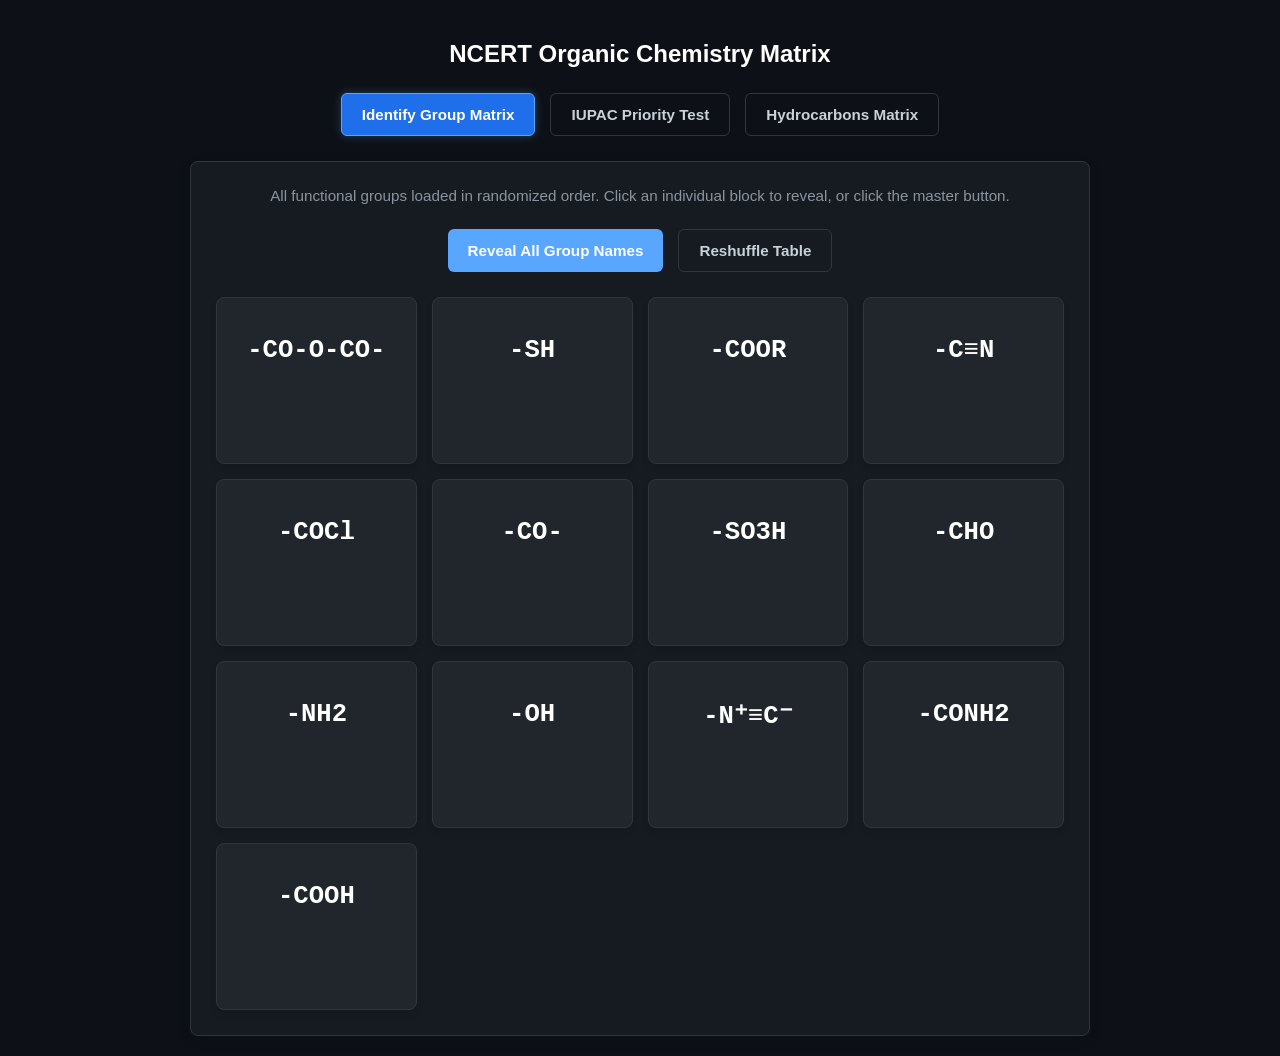
<file: chemistry/chem_functional_group.html>
<!DOCTYPE html>
<html lang="en">
<head>
    <meta charset="UTF-8">
    <meta name="viewport" content="width=device-width, initial-scale=1.0">
    <title>NCERT Organic Chemistry Matrix</title>
    <style>
        :root {
            --bg-color: #0d1117;
            --card-bg: #161b22;
            --border-color: #30363d;
            --text-main: #c9d1d9;
            --text-muted: #8b949e;
            --accent: #58a6ff;
            --accent-hover: #1f6feb;
            --success: #238636;
            --error: #da3633;
        }

        body {
            font-family: -apple-system, BlinkMacSystemFont, "Segoe UI", Roboto, Arial, sans-serif;
            background-color: var(--bg-color);
            color: var(--text-main);
            margin: 0;
            padding: 20px;
            display: flex;
            justify-content: center;
            min-height: 100vh;
        }

        .container {
            width: 100%;
            max-width: 900px;
            display: flex;
            flex-direction: column;
            gap: 20px;
        }

        h2 {
            text-align: center;
            color: #ffffff;
            margin-bottom: 5px;
        }

        .mode-selectors {
            display: flex;
            justify-content: center;
            gap: 15px;
            margin-bottom: 5px;
            flex-wrap: wrap;
        }

        button {
            background-color: var(--accent);
            color: #ffffff;
            border: none;
            padding: 12px 20px;
            font-size: 0.95rem;
            font-weight: 600;
            border-radius: 6px;
            cursor: pointer;
            transition: all 0.2s ease;
        }

        button:hover {
            background-color: var(--accent-hover);
        }

        button.secondary {
            background-color: transparent;
            border: 1px solid var(--border-color);
            color: var(--text-main);
        }

        button.secondary:hover {
            background-color: var(--border-color);
        }

        button.active {
            background-color: var(--accent-hover);
            border: 1px solid var(--accent);
            box-shadow: 0 0 8px rgba(88, 166, 255, 0.3);
        }

        .game-panel {
            background: var(--card-bg);
            border: 1px solid var(--border-color);
            border-radius: 8px;
            padding: 25px;
            box-shadow: 0 4px 12px rgba(0,0,0,0.15);
        }

        .instructions {
            color: var(--text-muted);
            font-size: 0.95rem;
            margin-bottom: 25px;
            text-align: center;
        }

        .action-bar {
            display: flex;
            justify-content: center;
            gap: 15px;
            margin-bottom: 25px;
        }

        .identify-grid {
            display: grid;
            grid-template-columns: repeat(auto-fill, minmax(200px, 1fr));
            gap: 15px;
            width: 100%;
        }

        .group-card {
            background: #21262d;
            border: 1px solid var(--border-color);
            border-radius: 8px;
            padding: 20px 15px;
            text-align: center;
            cursor: pointer;
            display: flex;
            flex-direction: column;
            justify-content: center;
            align-items: center;
            min-height: 125px;
            box-shadow: 0 4px 6px rgba(0,0,0,0.1);
            transition: border-color 0.2s;
        }

        .group-card:hover {
            border-color: var(--text-muted);
        }

        .structure {
            font-size: 1.6rem;
            font-family: "Courier New", Courier, monospace;
            font-weight: bold;
            color: #ffffff;
            margin-bottom: 12px;
        }

        .meta-details {
            font-size: 1.05rem;
            color: var(--accent);
            font-weight: 600;
            opacity: 0;
            transition: opacity 0.2s ease;
            line-height: 1.4;
        }

        .group-card.revealed .meta-details {
            opacity: 1;
        }

        .priority-flex-container {
            display: flex;
            flex-direction: column;
            align-items: center;
            width: 100%;
        }

        .comparison-layout {
            display: flex;
            justify-content: space-around;
            align-items: center;
            width: 100%;
            max-width: 600px;
            margin-bottom: 25px;
            gap: 20px;
        }

        .comp-card {
            background: #21262d;
            border: 1px solid var(--border-color);
            padding: 25px 20px;
            border-radius: 8px;
            width: 45%;
            text-align: center;
            cursor: pointer;
            transition: transform 0.2s, border-color 0.2s;
        }

        .comp-card:hover {
            transform: scale(1.03);
            border-color: var(--accent);
        }

        .comp-title {
            font-size: 1.2rem;
            font-weight: bold;
            color: #ffffff;
            margin-bottom: 10px;
        }

        .comp-struct {
            font-family: monospace;
            font-size: 1.4rem;
            color: var(--accent);
            background: #090d13;
            padding: 10px;
            border-radius: 4px;
        }

        .vs-text {
            font-size: 1.2rem;
            font-weight: bold;
            color: var(--text-muted);
        }

        .feedback {
            text-align: center;
            font-size: 1.2rem;
            font-weight: 600;
            margin-top: 10px;
            min-height: 28px;
        }
        .feedback.correct { color: #56d364; }
        .feedback.incorrect { color: #f85149; }

        .info-panel {
            width: 100%;
            max-width: 600px;
            padding: 15px;
            background: rgba(0,0,0,0.3);
            border: 1px solid var(--border-color);
            margin-top: 20px;
            border-radius: 6px;
            font-size: 0.95rem;
            line-height: 1.5;
            display: none;
        }
    </style>
</head>
<body>

<div class="container">
    <h2>NCERT Organic Chemistry Matrix</h2>

    <div class="mode-selectors">
        <button id="btn-identify" class="active" onclick="switchMode('identify')">Identify Group Matrix</button>
        <button id="btn-priority" class="secondary" onclick="switchMode('priority')">IUPAC Priority Test</button>
        <button id="btn-hydrocarbons" class="secondary" onclick="switchMode('hydrocarbons')">Hydrocarbons Matrix</button>
    </div>

    <div class="game-panel">
        <div id="instructions" class="instructions"></div>

        <div class="action-bar" id="action-bar"></div>

        <div id="workspace"></div>
    </div>
</div>

<script>
    const functionalGroups = [
        { name: "Carboxylic Acid", struct: "-COOH", priority: 1 },
        { name: "Sulphonic Acid", struct: "-SO3H", priority: 2 },
        { name: "Acid Anhydride", struct: "-CO-O-CO-", priority: 3 },
        { name: "Ester", struct: "-COOR", priority: 4 },
        { name: "Acid Chloride", struct: "-COCl", priority: 5 },
        { name: "Acid Amide", struct: "-CONH2", priority: 6 },
        { name: "Cyanide / Nitrile", struct: "-C≡N", priority: 7 },
        { name: "Isocyanide", struct: "-N⁺≡C⁻", priority: 8 },
        { name: "Aldehyde", struct: "-CHO", priority: 9 },
        { name: "Ketone", struct: "-CO-", priority: 10 },
        { name: "Alcohol", struct: "-OH", priority: 11 },
        { name: "Thiol", struct: "-SH", priority: 12 },
        { name: "Amine", struct: "-NH2", priority: 13 }
    ];

    const hydrocarbons = [
        { name: "Alkane", struct: "C-C" },
        { name: "Alkene", struct: "C=C" },
        { name: "Alkyne", struct: "C≡C" },
        { name: "Arene (Aromatic)", struct: "Benzene Ring" },
        { name: "Cycloalkane (Alicyclic)", struct: "Closed Ring (C-C)" }
    ];

    let currentMode = 'identify';
    let priorityTargetData = {};
    let comparisonChoiceMade = false;

    function switchMode(mode) {
        currentMode = mode;
        document.getElementById('btn-identify').className = mode === 'identify' ? 'active' : 'secondary';
        document.getElementById('btn-priority').className = mode === 'priority' ? 'active' : 'secondary';
        document.getElementById('btn-hydrocarbons').className = mode === 'hydrocarbons' ? 'active' : 'secondary';
        initGameLayout();
    }

    function shuffle(array) {
        let arr = [...array];
        for (let i = arr.length - 1; i > 0; i--) {
            const j = Math.floor(Math.random() * (i + 1));
            [arr[i], arr[j]] = [arr[j], arr[i]];
        }
        return arr;
    }

    function initGameLayout() {
        const workspace = document.getElementById('workspace');
        const actionBar = document.getElementById('action-bar');
        const instructions = document.getElementById('instructions');
        
        workspace.innerHTML = "";
        actionBar.innerHTML = "";

        if (currentMode === 'identify') {
            instructions.innerText = "All functional groups loaded in randomized order. Click an individual block to reveal, or click the master button.";
            actionBar.innerHTML = `
                <button id="reveal-all-btn" onclick="revealAllIdentities()">Reveal All Group Names</button>
                <button class="secondary" onclick="initGameLayout()">Reshuffle Table</button>
            `;

            const grid = document.createElement('div');
            grid.className = 'identify-grid';

            let randomizedSet = shuffle(functionalGroups);
            randomizedSet.forEach(item => {
                const card = document.createElement('div');
                card.className = 'group-card';
                card.onclick = () => card.classList.toggle('revealed');
                card.innerHTML = `
                    <div class="structure">${item.struct}</div>
                    <div class="meta-details">
                        ${item.name}<br>
                        <span style="font-size:0.75rem; color:var(--text-muted);">Priority: #${item.priority}</span>
                    </div>
                `;
                grid.appendChild(card);
            });
            workspace.appendChild(grid);

        } else if (currentMode === 'hydrocarbons') {
            instructions.innerText = "Hydrocarbon representations loaded in randomized order. Click an individual card or use the master button to reveal group names.";
            actionBar.innerHTML = `
                <button id="reveal-all-btn" onclick="revealAllIdentities()">Reveal All Names</button>
                <button class="secondary" onclick="initGameLayout()">Reshuffle Table</button>
            `;

            const grid = document.createElement('div');
            grid.className = 'identify-grid';

            let randomizedHydrocarbons = shuffle(hydrocarbons);
            randomizedHydrocarbons.forEach(item => {
                const card = document.createElement('div');
                card.className = 'group-card';
                card.onclick = () => card.classList.toggle('revealed');
                card.innerHTML = `
                    <div class="structure" style="margin-bottom: 0px;">${item.struct}</div>
                    <div class="meta-details" style="margin-top: 12px;">${item.name}</div>
                `;
                grid.appendChild(card);
            });
            workspace.appendChild(grid);

        } else {
            instructions.innerText = "Compare the two random groups and pick the one that holds the HIGHER IUPAC principal chain selection priority.";
            comparisonChoiceMade = false;
            actionBar.innerHTML = `<button id="next-priority-btn" style="display:none;" onclick="initGameLayout()">Next Comparison Pair</button>`;

            const wrapper = document.createElement('div');
            wrapper.className = 'priority-flex-container';

            let idx1 = Math.floor(Math.random() * functionalGroups.length);
            let idx2 = Math.floor(Math.random() * functionalGroups.length);
            while (idx1 === idx2) {
                idx2 = Math.floor(Math.random() * functionalGroups.length);
            }

            const groupA = functionalGroups[idx1];
            const groupB = functionalGroups[idx2];
            const correctWinner = groupA.priority < groupB.priority ? groupA : groupB;
            
            priorityTargetData = { winner: correctWinner, itemA: groupA, itemB: groupB };

            const compLayout = document.createElement('div');
            compLayout.className = 'comparison-layout';
            compLayout.innerHTML = `
                <div class="comp-card" id="card-left" onclick="evaluatePriorityPick('left')">
                    <div class="comp-title">${groupA.name}</div>
                    <div class="comp-struct">${groupA.struct}</div>
                </div>
                <div class="vs-text">VS</div>
                <div class="comp-card" id="card-right" onclick="evaluatePriorityPick('right')">
                    <div class="comp-title">${groupB.name}</div>
                    <div class="comp-struct">${groupB.struct}</div>
                </div>
            `;
            wrapper.appendChild(compLayout);

            const feedbackDiv = document.createElement('div');
            feedbackDiv.id = 'priority-feedback';
            feedbackDiv.className = 'feedback';
            wrapper.appendChild(feedbackDiv);

            const infoPanel = document.createElement('div');
            infoPanel.id = 'priority-info';
            infoPanel.className = 'info-panel';
            wrapper.appendChild(infoPanel);

            workspace.appendChild(wrapper);
        }
    }

    function revealAllIdentities() {
        const cards = document.querySelectorAll('.group-card');
        cards.forEach(card => card.classList.add('revealed'));
    }

    function evaluatePriorityPick(selectedPosition) {
        if (comparisonChoiceMade) return;
        comparisonChoiceMade = true;

        const data = priorityTargetData;
        const leftCard = document.getElementById('card-left');
        const rightCard = document.getElementById('card-right');
        const feedback = document.getElementById('priority-feedback');
        const info = document.getElementById('priority-info');
        
        const selectedGroup = selectedPosition === 'left' ? data.itemA : data.itemB;

        if (data.itemA.priority === data.winner.priority) {
            leftCard.style.borderColor = "var(--success)";
            leftCard.style.background = "rgba(35, 134, 54, 0.15)";
        } else {
            rightCard.style.borderColor = "var(--success)";
            rightCard.style.background = "rgba(35, 134, 54, 0.15)";
        }

        if (selectedGroup.priority === data.winner.priority) {
            feedback.innerText = "🎉 Correct! Accurate priority sizing.";
            feedback.className = "feedback correct";
        } else {
            const wrongCard = selectedPosition === 'left' ? leftCard : rightCard;
            wrongCard.style.borderColor = "var(--error)";
            wrongCard.style.background = "rgba(218, 54, 51, 0.15)";
            feedback.innerText = "❌ Incorrect priority sequence selected.";
            feedback.className = "feedback incorrect";
        }

        info.innerHTML = `
            <strong>NCERT Nomenclature Priority Comparison:</strong><br>
            • 1st Ranking: <strong>${data.itemA.name}</strong> (NCERT Order Index Rank: #${data.itemA.priority})<br>
            • 2nd Ranking: <strong>${data.itemB.name}</strong> (NCERT Order Index Rank: #${data.itemB.priority})<br><br>
            <em>IUPAC Rule Summary:</em> ${data.winner.name} takes precedence as the principal suffix functional chain identifier group. The other acts exclusively as a substituent prefix.
        `;
        info.style.display = "block";
        document.getElementById('next-priority-btn').style.display = "block";
    }

    switchMode('identify');
</script>

</body>
</html>
</file>
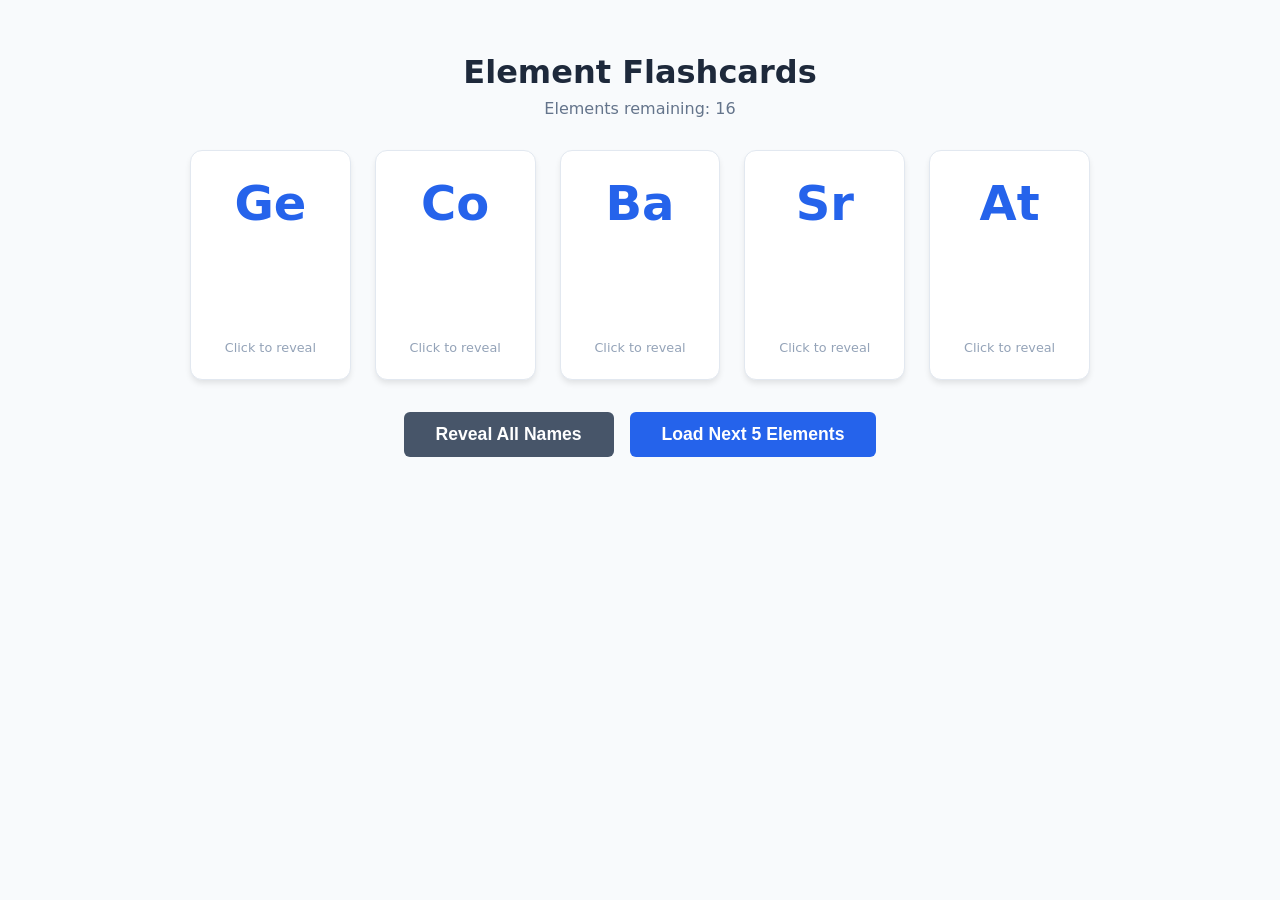
<file: chemistry/uncomfortable.html>
<!DOCTYPE html>
<html lang="en">
<head>
  <meta charset="UTF-8">
  <meta name="viewport" content="width=device-width, initial-scale=1.0">
  <title>Random Element Revealer</title>
  <style>
    :root {
      --primary: #2563eb;
      --bg: #f8fafc;
      --card-bg: #ffffff;
      --text: #1e293b;
    }

    body {
      font-family: system-ui, -apple-system, sans-serif;
      background-color: var(--bg);
      color: var(--text);
      display: flex;
      flex-direction: column;
      align-items: center;
      padding: 2rem;
      margin: 0;
    }

    h1 {
      margin-bottom: 0.5rem;
      text-align: center;
    }

    .status {
      margin-bottom: 2rem;
      color: #64748b;
      font-weight: 500;
    }

    /* Grid for the 5 elements */
    .grid {
      display: grid;
      grid-template-columns: repeat(auto-fit, minmax(150px, 1fr));
      gap: 1.5rem;
      width: 100%;
      max-width: 900px;
      margin-bottom: 2rem;
    }

    /* Individual Card */
    .card {
      background: var(--card-bg);
      border-radius: 12px;
      padding: 1.5rem;
      text-align: center;
      box-shadow: 0 4px 6px -1px rgb(0 0 0 / 0.1);
      display: flex;
      flex-direction: column;
      justify-content: center;
      align-items: center;
      min-height: 180px;
      border: 1px solid #e2e8f0;
      cursor: pointer;
      transition: transform 0.2s, box-shadow 0.2s;
    }

    .card:hover {
      transform: translateY(-4px);
      box-shadow: 0 10px 15px -3px rgb(0 0 0 / 0.1);
    }

    .symbol {
      font-size: 3rem;
      font-weight: bold;
      color: var(--primary);
      margin-bottom: 0.5rem;
    }

    .name {
      font-size: 1.25rem;
      font-weight: 600;
      display: none;
      color: #0f172a;
    }

    .hint {
      font-size: 0.8rem;
      color: #94a3b8;
      margin-top: auto;
      padding-top: 1rem;
    }

    /* Controls Container */
    .controls {
      display: flex;
      gap: 1rem;
      flex-wrap: wrap;
      justify-content: center;
    }

    button {
      background-color: var(--primary);
      color: white;
      border: none;
      padding: 0.75rem 2rem;
      border-radius: 6px;
      cursor: pointer;
      font-weight: 600;
      font-size: 1.1rem;
      transition: background-color 0.2s;
    }

    button:hover {
      background-color: #1d4ed8;
    }

    button:disabled {
      background-color: #cbd5e1;
      cursor: not-allowed;
    }

    #reveal-all-btn {
      background-color: #475569;
    }

    #reveal-all-btn:hover:not(:disabled) {
      background-color: #334155;
    }
  </style>
</head>
<body>

  <h1>Element Flashcards</h1>
  <div class="status" id="status-text">Loading elements...</div>

  <div class="grid" id="card-container"></div>

  <div class="controls">
    <button id="reveal-all-btn" onclick="revealAllNames()">Reveal All Names</button>
    <button id="next-btn" onclick="loadNextChunk()">Load Next 5 Elements</button>
  </div>

  <script>
    let availableElements = [];

    // Fisher-Yates shuffle algorithm
    function shuffleArray(array) {
      for (let i = array.length - 1; i > 0; i--) {
        const j = Math.floor(Math.random() * (i + 1));
        [array[i], array[j]] = [array[j], array[i]];
      }
    }

    // Load data from JSON and initialize session
    async function initSession() {
      const statusText = document.getElementById('status-text');
      try {
        const response = await fetch('uncomfortable-elements.json');
        if (!response.ok) {
          throw new Error(`Failed to load elements.json (${response.status})`);
        }
        const data = await response.json();
        availableElements = [...data];
        shuffleArray(availableElements);
        loadNextChunk();
      } catch (err) {
        statusText.innerText = 'Error loading element data.';
        statusText.style.color = '#dc2626';
        console.error(err);
      }
    }

    // Reveal only the name of the clicked card
    function revealCardName(cardElement) {
      const nameDisplay = cardElement.querySelector('.name');
      const hintDisplay = cardElement.querySelector('.hint');
      
      nameDisplay.style.display = 'block';
      hintDisplay.style.display = 'none';
    }

    // Reveal all names currently visible in the grid
    function revealAllNames() {
      const allNames = document.querySelectorAll('.card .name');
      const allHints = document.querySelectorAll('.card .hint');
      
      allNames.forEach(name => name.style.display = 'block');
      allHints.forEach(hint => hint.style.display = 'none');
    }

    // Load up to 5 elements
    function loadNextChunk() {
      const container = document.getElementById('card-container');
      const statusText = document.getElementById('status-text');
      const nextBtn = document.getElementById('next-btn');
      const revealAllBtn = document.getElementById('reveal-all-btn');
      
      container.innerHTML = '';

      const chunk = availableElements.splice(0, 5);

      if (chunk.length === 0) {
        container.innerHTML = '<h3>No more elements left in this session!</h3>';
        nextBtn.disabled = true;
        revealAllBtn.disabled = true;
        nextBtn.innerText = 'Session Complete';
        statusText.innerText = 'Elements remaining: 0';
        return;
      }

      chunk.forEach(item => {
        const card = document.createElement('div');
        card.className = 'card';
        card.setAttribute('onclick', 'revealCardName(this)');
        card.innerHTML = `
          <div class="symbol">${item.symbol}</div>
          <div class="name">${item.name}</div>
          <div class="hint">Click to reveal</div>
        `;
        container.appendChild(card);
      });

      statusText.innerText = `Elements remaining: ${availableElements.length}`;
      revealAllBtn.disabled = false;
      
      if (availableElements.length === 0) {
        nextBtn.disabled = true;
        nextBtn.innerText = 'All elements shown';
      }
    }

    window.onload = initSession;
  </script>
</body>
</html>
</file>
<file: assets/css/theme.css>
:root {
  /* Light Theme Base Colors */
  --bg: #f8fafc;
  --surface: #ffffff;
  --border: #e2e8f0;
  --text: #0f172a;
  --text-muted: #64748b;

  /* NEET Subject Colors (High-contrast for white backgrounds) */
  --physics-accent: #4f46e5;   /* Indigo */
  --physics-bg: #eef2ff;
  --chem-accent: #0284c7;      /* Ocean Blue */
  --chem-bg: #e0f2fe;
  --bio-accent: #059669;       /* Forest Green */
  --bio-bg: #ecfdf5;

  /* State Colors */
  --correct-bg: #dcfce7;
  --correct-text: #15803d;
  --wrong-bg: #fee2e2;
  --wrong-text: #b91c1c;

  --accent: var(--chem-accent);
}

/* Reset & Mobile Viewport setup */
* {
  box-sizing: border-box;
  margin: 0;
  padding: 0;
  -webkit-tap-highlight-color: transparent;
  font-family: -apple-system, BlinkMacSystemFont, "Segoe UI", Roboto, Helvetica, Arial, sans-serif;
}

body {
  background-color: var(--bg);
  color: var(--text);
  padding: 1rem 0.75rem;
  max-width: 680px; /* Constrained for thumb-friendly reading on tablets & phones */
  margin: 0 auto;
  line-height: 1.5;
  font-size: 16px; /* Prevents auto-zoom on mobile inputs */
}

/* Smartphone-Optimized Navigation Bar */
.top-nav {
  display: flex;
  justify-content: space-between;
  align-items: center;
  margin-bottom: 1.25rem;
  padding-bottom: 0.75rem;
  border-bottom: 1px solid var(--border);
}

.top-nav a {
  color: var(--accent);
  text-decoration: none;
  font-size: 0.95rem;
  font-weight: 600;
  display: inline-flex;
  align-items: center;
  min-height: 44px; /* Apple/Google recommended touch size */
}

.header-area {
  margin-bottom: 1.5rem;
}

.header-area h1 {
  font-size: 1.5rem;
  font-weight: 700;
  color: var(--text);
  margin-bottom: 0.25rem;
}

.header-area p {
  color: var(--text-muted);
  font-size: 0.9rem;
}

/* Card Lists & Touch Targets */
.card-grid {
  display: flex;
  flex-direction: column;
  gap: 0.75rem;
}

.card {
  background-color: var(--surface);
  border: 1px solid var(--border);
  border-radius: 12px;
  padding: 1rem 1.15rem;
  text-decoration: none;
  color: inherit;
  display: block;
  box-shadow: 0 1px 3px rgba(0, 0, 0, 0.04);
  transition: transform 0.1s ease, border-color 0.15s ease;
  user-select: none;
}

.card:active {
  transform: scale(0.985); /* Mobile tap feedback */
  border-color: var(--accent);
}

.card h3 {
  font-size: 1.05rem;
  font-weight: 600;
  margin-top: 0.35rem;
  line-height: 1.35;
}

.card p {
  font-size: 0.85rem;
  color: var(--text-muted);
  margin-top: 0.25rem;
}

/* Subject Badges */
.badge {
  display: inline-block;
  font-size: 0.75rem;
  font-weight: 600;
  padding: 0.2rem 0.5rem;
  border-radius: 6px;
  letter-spacing: 0.02em;
}

.badge.physics { background: var(--physics-bg); color: var(--physics-accent); }
.badge.chemistry { background: var(--chem-bg); color: var(--chem-accent); }
.badge.biology { background: var(--bio-bg); color: var(--bio-accent); }

/* Interactive Flashcards (Tap-to-Reveal) */
.flashcard {
  cursor: pointer;
}

.flashcard .front {
  font-size: 1rem;
  font-weight: 600;
  color: var(--text);
}

.flashcard .answer-box {
  display: none;
  margin-top: 0.75rem;
  padding-top: 0.75rem;
  border-top: 1px dashed var(--border);
  color: #1e293b;
  font-size: 0.925rem;
  line-height: 1.45;
}

.flashcard.open .answer-box {
  display: block;
}

/* Touch-Friendly Quiz Buttons */
.quiz-option {
  width: 100%;
  text-align: left;
  padding: 0.85rem 1rem;
  border-radius: 10px;
  margin: 0.5rem 0;
  border: 1px solid var(--border);
  background: var(--surface);
  color: var(--text);
  font-size: 0.95rem;
  cursor: pointer;
  min-height: 48px;
}

.quiz-option:active {
  background-color: #f1f5f9;
}

.quiz-option.correct {
  background: var(--correct-bg);
  border-color: var(--correct-text);
  color: var(--correct-text);
  font-weight: 600;
}

.quiz-option.wrong {
  background: var(--wrong-bg);
  border-color: var(--wrong-text);
  color: var(--wrong-text);
}

/* Subject Theme Switchers */
body[data-subject="physics"] { --accent: var(--physics-accent); }
body[data-subject="chemistry"] { --accent: var(--chem-accent); }
body[data-subject="biology"] { --accent: var(--bio-accent); }

/* Quick Access Section */
.section-label {
  font-size: 0.8rem;
  font-weight: 700;
  text-transform: uppercase;
  letter-spacing: 0.05em;
  color: var(--text-muted);
  margin-bottom: 0.5rem;
}

.quick-access-scroll {
  display: flex;
  gap: 0.5rem;
  overflow-x: auto;
  padding-bottom: 0.75rem;
  margin-bottom: 1.5rem;
  -webkit-overflow-scrolling: touch;
  scrollbar-width: none;
}

.quick-access-scroll::-webkit-scrollbar {
  display: none;
}

.quick-pill {
  flex: 0 0 auto;
  display: inline-flex;
  align-items: center;
  gap: 0.4rem;
  background: var(--surface);
  border: 1px solid var(--border);
  border-radius: 9999px;
  padding: 0.5rem 0.9rem;
  font-size: 0.85rem;
  font-weight: 500;
  color: var(--text);
  text-decoration: none;
  box-shadow: 0 1px 2px rgba(0, 0, 0, 0.04);
}

.quick-pill:active {
  background: #f1f5f9;
  border-color: var(--accent);
}

.quick-dot {
  width: 8px;
  height: 8px;
  border-radius: 50%;
  background-color: var(--accent);
}
</file>
